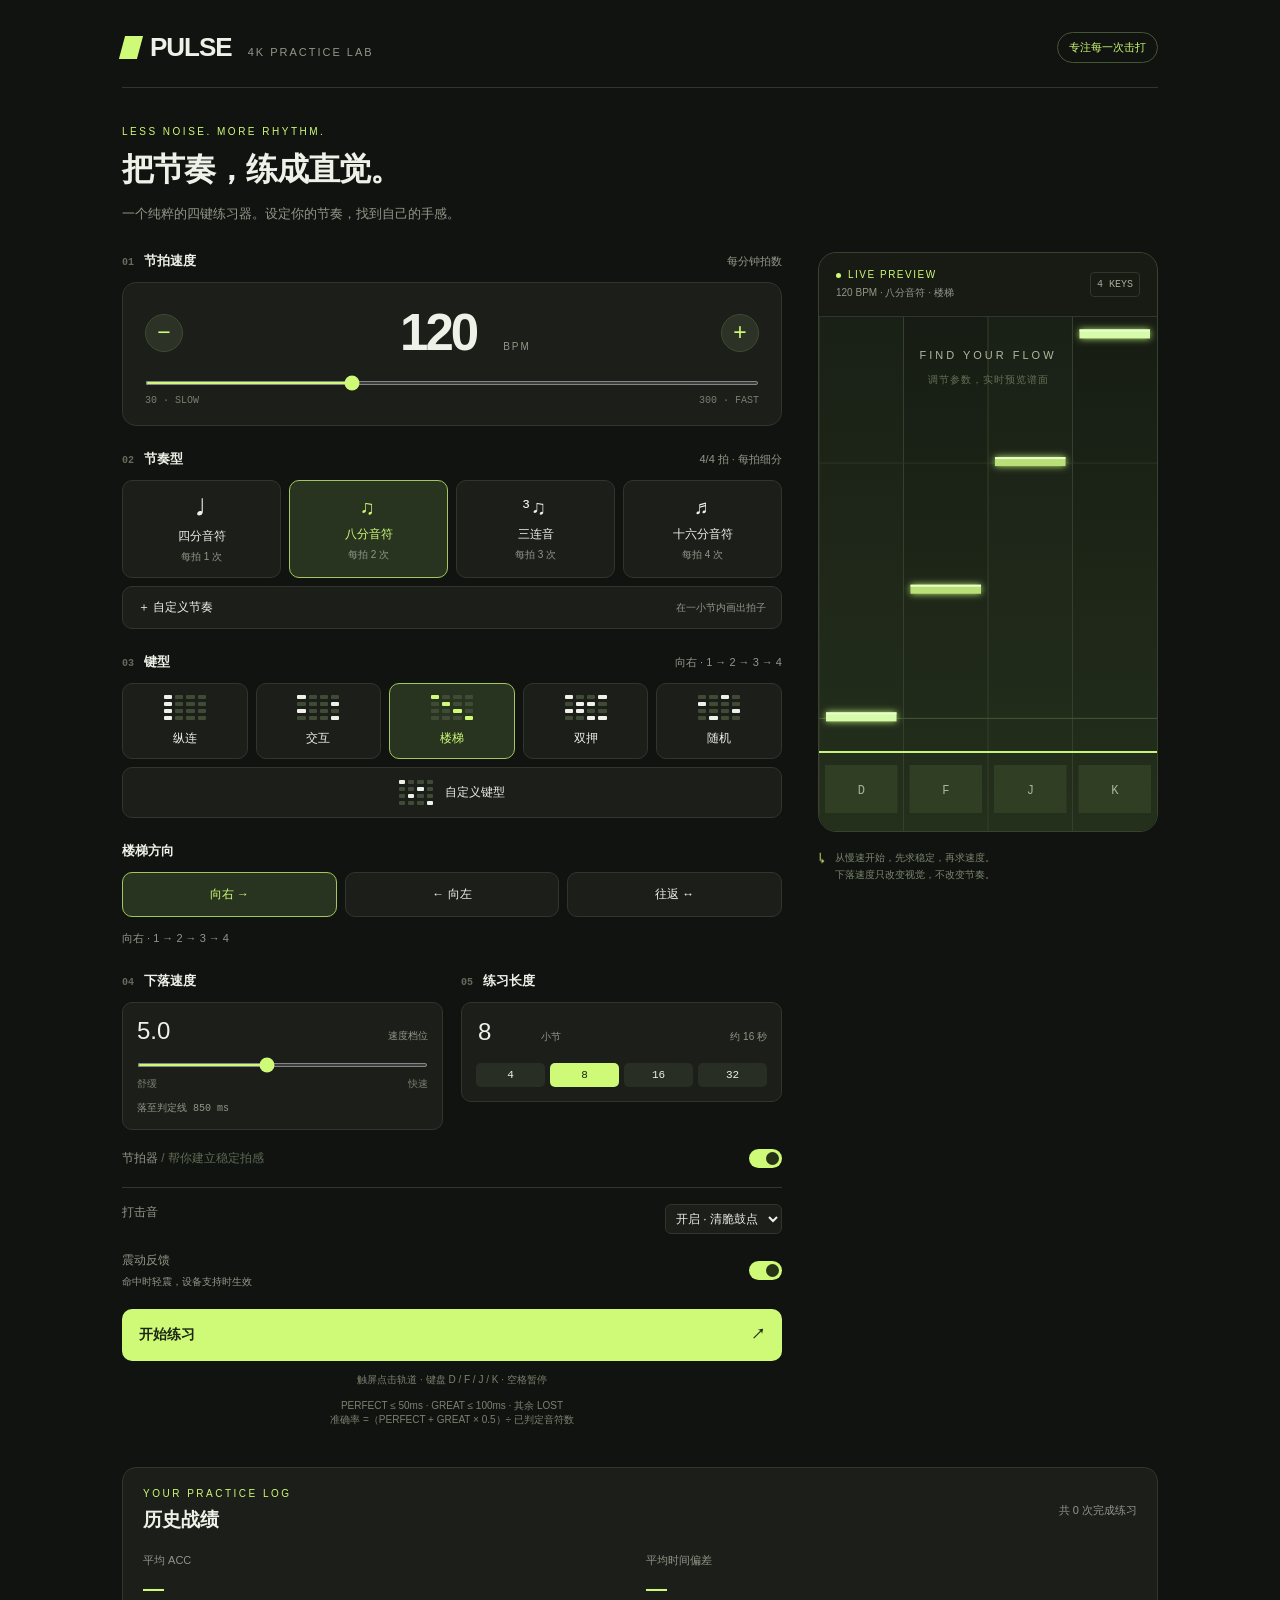
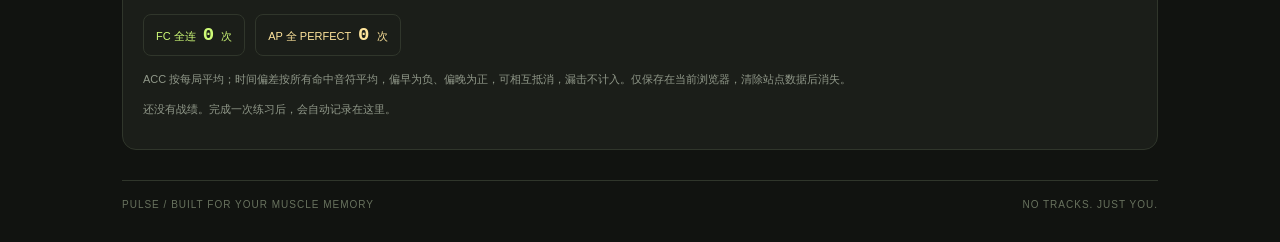
<file: index.html>
<!doctype html>
<html lang="zh-CN"><head><meta charset="UTF-8"><meta name="viewport" content="width=device-width,initial-scale=1,viewport-fit=cover"><meta name="theme-color" content="#111310"><title>PULSE · 四键节奏练习器</title><link rel="icon" type="image/svg+xml" href="./favicon.svg?v=ebc63dfec8bf"><link rel="stylesheet" href="./web.css?v=2b3e20a219d1"></head><body><main class="app"><header><div class="brand"><i></i>PULSE<span>4K PRACTICE LAB</span></div><div class="tag">专注每一次击打</div></header><section class="intro"><div class="eyebrow">LESS NOISE. MORE RHYTHM.</div><h1>把节奏，练成直觉。</h1><p>一个纯粹的四键练习器。设定你的节奏，找到自己的手感。</p></section><div class="layout"><section class="settings"><div class="section"><div class="section-label"><span><span class="num">01</span>节拍速度</span><small>每分钟拍数</small></div><div class="tempo"><div class="tempo-top"><button class="step" id="minus" aria-label="降低 BPM">−</button><div class="tempo-value"><input id="bpm" type="number" min="30" max="300" value="120" aria-label="BPM"><small>BPM</small></div><button class="step" id="plus" aria-label="提高 BPM">+</button></div><input id="bpmRange" class="range" type="range" min="30" max="300" value="120" aria-label="节拍速度"><div class="range-labels"><span>30 · SLOW</span><span>300 · FAST</span></div></div></div><div class="section"><div class="section-label"><span><span class="num">02</span>节奏型</span><small>4/4 拍 · 每拍细分</small></div><div class="choices" id="rhythms"><button class="choice" data-value="1"><span class="symbol">♩</span>四分音符<small>每拍 1 次</small></button><button class="choice active" data-value="2"><span class="symbol">♫</span>八分音符<small>每拍 2 次</small></button><button class="choice" data-value="3"><span class="symbol">³♫</span>三连音<small>每拍 3 次</small></button><button class="choice" data-value="4"><span class="symbol">♬</span>十六分音符<small>每拍 4 次</small></button><button class="choice custom-choice" data-value="custom"><span>＋ 自定义节奏</span><small>在一小节内画出拍子</small></button></div><div id="rhythmEditor" class="rhythm-editor" hidden><div class="editor-top"><strong>画出你的一小节</strong><span id="precisionSummary">4 拍 × 4 格</span></div><div class="choices" id="precisionModes" style="grid-template-columns:1fr 1fr;margin-bottom:14px"><button class="choice" data-value="4">1/16 精度<small>每拍 4 格</small></button><button class="choice" data-value="3">1/12 精度<small>每拍 3 格 · 三连音</small></button></div><div id="beatGrid" aria-label="一小节节奏编辑器"></div><div class="editor-actions"><button id="quarterFill">每拍一下</button><button id="fillRhythm">全部点亮</button><button id="clearRhythm">清空</button></div><p class="editor-note" id="rhythmStatus" aria-live="polite"></p><p class="editor-note">每行是一拍，格子把这一拍等分；① 是这一拍的起点。从上往下、从左往右播放。点击或拖动点亮／擦除；留空即休止，整小节循环。</p></div></div><div class="section"><div class="section-label"><span><span class="num">03</span>键型</span><small id="patternHint">1 → 2 → 3 → 4</small></div><div class="choices patterns" id="patterns"></div><section id="patternEditor" class="pattern-editor" hidden aria-label="自定义键型编辑器"><div class="editor-top"><strong>安排一小节的轨道</strong><span id="patternEditorSummary"></span></div><p class="editor-note">从上往下是所选节奏中的每个音符，点击选择一条轨道；这一小节会循环播放。① 是每拍起点。</p><div id="patternShortcuts" class="editor-actions"><button type="button" data-fill="jack">全部第 1 轨</button><button type="button" data-fill="stairs">向右楼梯</button><button type="button" data-fill="trill">左右交替</button></div><div class="pattern-columns" aria-hidden="true"><span>拍点</span><span>1 · D</span><span>2 · F</span><span>3 · J</span><span>4 · K</span></div><div id="patternGrid"></div><p id="patternEditorEmpty" class="editor-note" hidden>先在上方的自定义节奏中点亮拍子，再来安排轨道。</p><p class="editor-note">调整节奏时，保留相同拍点的轨道设置；未用到的拍点会记住，重新点亮后恢复。</p></section><div id="laneOptions" hidden style="margin-top:12px"><div class="choices" id="laneModes" style="grid-template-columns:1fr 1fr"><button class="choice" data-value="fixed" id="fixedLaneMode">一直单轨</button><button class="choice" data-value="bar">每个小节换轨</button></div><p class="editor-note" id="laneModeHint"></p></div></div><div id="stairsOptions" class="section" hidden><div class="section-label">楼梯方向</div><div class="choices" id="stairsDirections"><button class="choice" data-value="right">向右 →</button><button class="choice" data-value="left">← 向左</button><button class="choice" data-value="bounce">往返 ↔</button></div><p class="editor-note" id="stairsHint"></p></div><div class="double"><div><div class="section-label"><span><span class="num">04</span>下落速度</span></div><div class="control-card"><div class="control-value"><span id="speedValue">5.0</span><small>速度档位</small></div><input id="speed" class="range" type="range" min="1" max="10" step="0.5" value="5" aria-label="下落速度"><div class="range-labels"><span>舒缓</span><span>快速</span></div><div class="speed-time" id="travelTime"></div></div></div><div><div class="section-label"><span><span class="num">05</span>练习长度</span></div><div class="control-card"><div class="control-value"><span><input id="barsValue" type="number" min="1" max="128" value="8" aria-label="练习小节数" style="width:58px;background:transparent;border:0;color:inherit;font:inherit"> <small>小节</small></span><small id="duration">约 16 秒</small></div><div class="measures" id="bars"><button data-value="4">4</button><button class="active" data-value="8">8</button><button data-value="16">16</button><button data-value="32">32</button></div></div></div></div><div class="toggle-row"><span>节拍器 <span style="color:#5f6c54">/ 帮你建立稳定拍感</span></span><button id="metronome" class="switch" role="switch" aria-label="节拍器" aria-checked="true"></button></div><div class="feedback-settings"><label for="hitTone">打击音</label><select id="hitTone"><option value="bright">开启 · 清脆鼓点</option><option value="off">关闭</option></select><div class="toggle-row"><span>震动反馈<small id="hapticNote"></small></span><button id="haptics" class="switch" role="switch" aria-label="震动反馈" aria-checked="true"></button></div></div><button id="start" class="start"><span>开始练习</span><span>↗</span></button><p class="hint">触屏点击轨道 · 键盘 D / F / J / K · 空格暂停</p><p class="hint">PERFECT ≤ 50ms · GREAT ≤ 100ms · 其余 LOST<br>准确率 =（PERFECT + GREAT × 0.5）÷ 已判定音符数</p></section><aside class="preview"><div class="preview-shell"><div class="preview-head"><div><div class="live">LIVE PREVIEW</div><div class="preview-sub" id="previewSummary">120 BPM · 八分音符 · 楼梯</div></div><span class="mini-badge">4 KEYS</span></div><div class="stage"><canvas id="previewCanvas" aria-label="四轨下落谱面预览"></canvas><div class="stage-caption"><strong>FIND YOUR FLOW</strong><p>调节参数，实时预览谱面</p></div></div></div><div class="preview-foot"><span>↳</span><div>从慢速开始，先求稳定，再求速度。<br>下落速度只改变视觉，不改变节奏。</div></div></aside></div><section class="history-panel" data-history aria-label="历史战绩"></section><footer class="footer"><span>PULSE / BUILT FOR YOUR MUSCLE MEMORY</span><span>NO TRACKS. JUST YOU.</span></footer></main><dialog id="displayPicker" class="display-picker" aria-labelledby="displayTitle"><div class="eyebrow">CHOOSE YOUR SPACE</div><h2 id="displayTitle">选择练习画面</h2><p>带上当前参数，进入独立练习页。</p><div class="display-options"><button class="display-option" data-layout="mobile-landscape"><span class="device-shape wide-phone" aria-hidden="true"></span>手机横屏<small>16:9 · 横过手机，双手练习</small></button><button class="display-option" data-layout="landscape"><span class="device-shape tablet" aria-hidden="true"></span>iPad 横屏<small>4:3 · 更开阔的四轨</small></button><button class="display-option" data-layout="portrait"><span class="device-shape phone" aria-hidden="true"></span>手机竖屏<small>9:16 · 熟悉的下落手感</small></button></div><button id="cancelDisplay" class="cancel-display">继续调整参数</button></dialog><script src="./history.js?v=df2ce43fea83"></script><script src="./web.js?v=8eb07b18e4e6"></script></body></html>
</file>
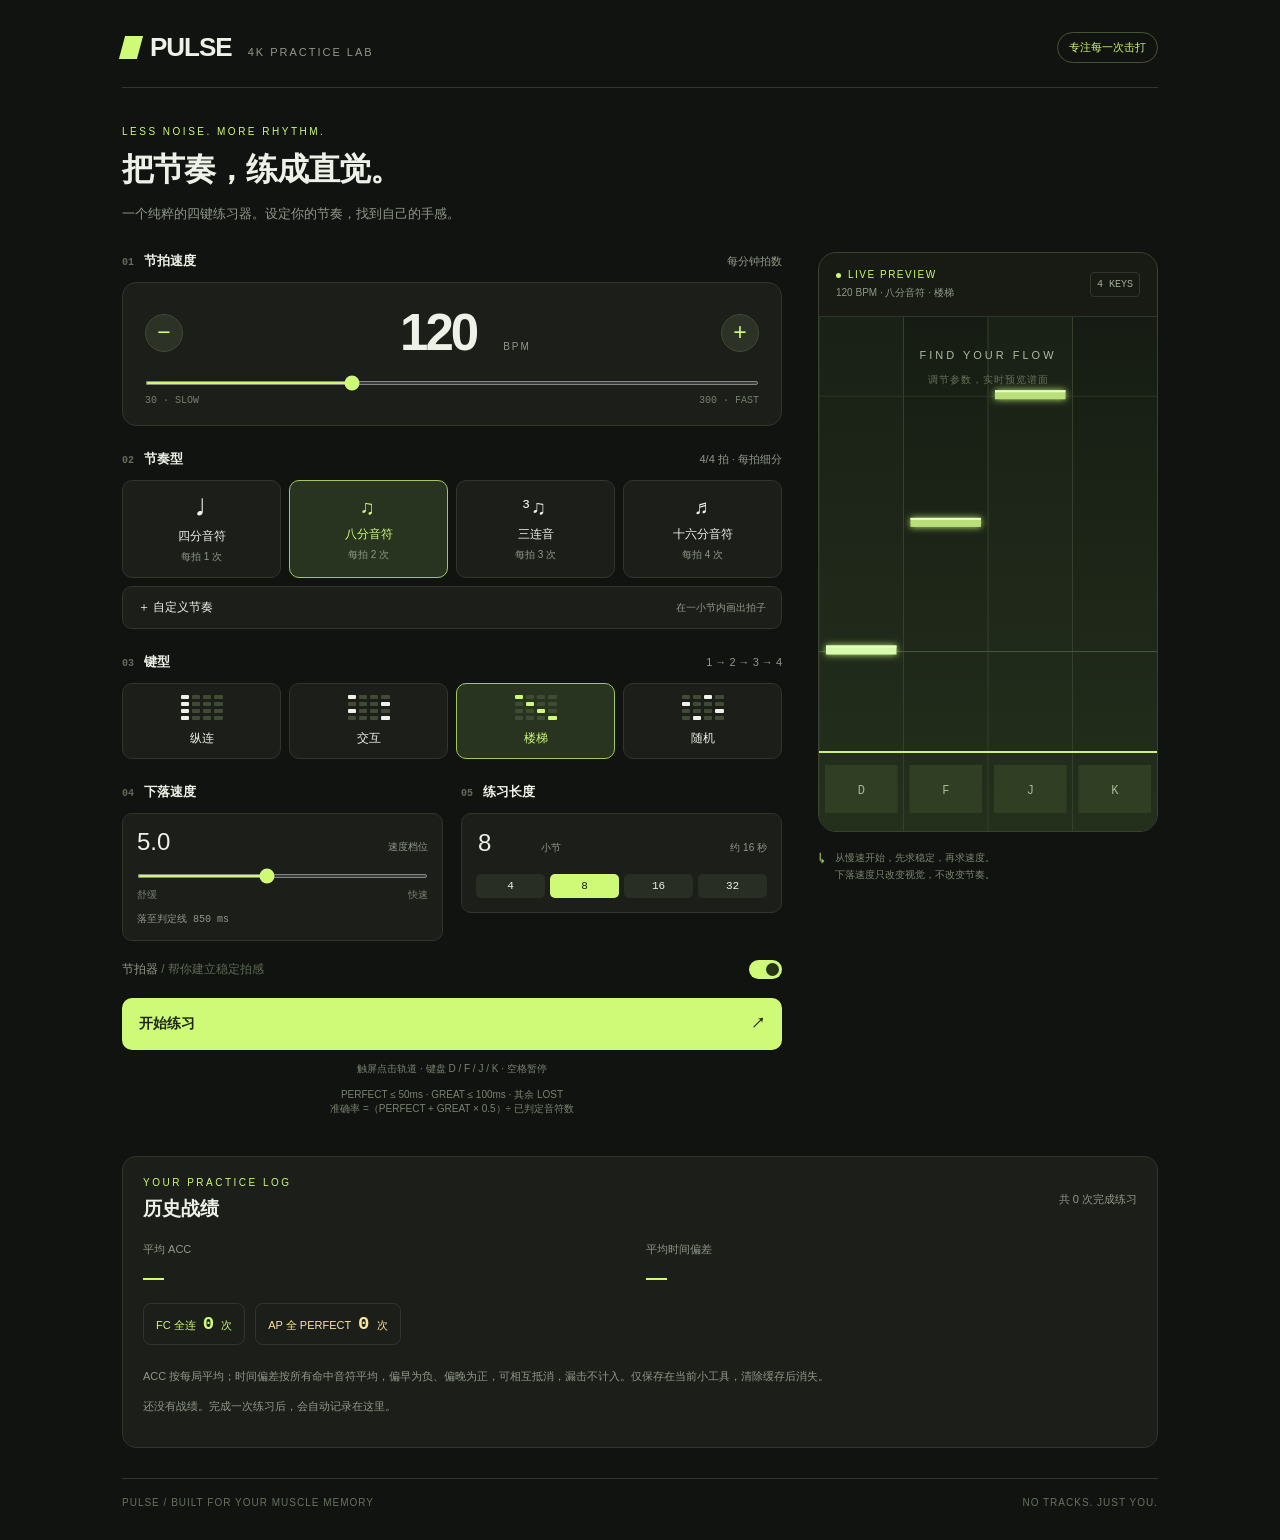
<file: xhs-dist/index.html>
<!doctype html>
<html lang="zh-CN"><head><meta charset="UTF-8"><meta name="viewport" content="width=device-width,initial-scale=1,viewport-fit=cover"><meta name="theme-color" content="#111310"><title>PULSE · 四键节奏练习器</title><link rel="stylesheet" href="./style.css"></head><body><main class="app"><header><div class="brand"><i></i>PULSE<span>4K PRACTICE LAB</span></div><div class="tag">专注每一次击打</div></header><section class="intro"><div class="eyebrow">LESS NOISE. MORE RHYTHM.</div><h1>把节奏，练成直觉。</h1><p>一个纯粹的四键练习器。设定你的节奏，找到自己的手感。</p></section><div class="layout"><section class="settings"><div class="section"><div class="section-label"><span><span class="num">01</span>节拍速度</span><small>每分钟拍数</small></div><div class="tempo"><div class="tempo-top"><button class="step" id="minus" aria-label="降低 BPM">−</button><div class="tempo-value"><input id="bpm" type="number" min="30" max="300" value="120" aria-label="BPM"><small>BPM</small></div><button class="step" id="plus" aria-label="提高 BPM">+</button></div><input id="bpmRange" class="range" type="range" min="30" max="300" value="120" aria-label="节拍速度"><div class="range-labels"><span>30 · SLOW</span><span>300 · FAST</span></div></div></div><div class="section"><div class="section-label"><span><span class="num">02</span>节奏型</span><small>4/4 拍 · 每拍细分</small></div><div class="choices" id="rhythms"><button class="choice" data-value="1"><span class="symbol">♩</span>四分音符<small>每拍 1 次</small></button><button class="choice active" data-value="2"><span class="symbol">♫</span>八分音符<small>每拍 2 次</small></button><button class="choice" data-value="3"><span class="symbol">³♫</span>三连音<small>每拍 3 次</small></button><button class="choice" data-value="4"><span class="symbol">♬</span>十六分音符<small>每拍 4 次</small></button><button class="choice custom-choice" data-value="custom"><span>＋ 自定义节奏</span><small>在一小节内画出拍子</small></button></div><div id="rhythmEditor" class="rhythm-editor" hidden><div class="editor-top"><strong>画出你的一小节</strong><span id="precisionSummary">4 拍 × 4 格</span></div><div class="choices" id="precisionModes" style="grid-template-columns:1fr 1fr;margin-bottom:14px"><button class="choice" data-value="4">1/16 精度<small>每拍 4 格</small></button><button class="choice" data-value="3">1/12 精度<small>每拍 3 格 · 三连音</small></button></div><div id="beatGrid" aria-label="一小节节奏编辑器"></div><div class="editor-actions"><button id="quarterFill">每拍一下</button><button id="fillRhythm">全部点亮</button><button id="clearRhythm">清空</button></div><p class="editor-note" id="rhythmStatus" aria-live="polite"></p><p class="editor-note">每行是一拍，格子把这一拍等分；① 是这一拍的起点。从上往下、从左往右播放。点击或拖动点亮／擦除；留空即休止，整小节循环。</p></div></div><div class="section"><div class="section-label"><span><span class="num">03</span>键型</span><small id="patternHint">1 → 2 → 3 → 4</small></div><div class="choices patterns" id="patterns"></div><div id="laneOptions" hidden style="margin-top:12px"><div class="choices" id="laneModes" style="grid-template-columns:1fr 1fr"><button class="choice" data-value="fixed" id="fixedLaneMode">一直单轨</button><button class="choice" data-value="bar">每个小节换轨</button></div><p class="editor-note" id="laneModeHint"></p></div></div><div class="double"><div><div class="section-label"><span><span class="num">04</span>下落速度</span></div><div class="control-card"><div class="control-value"><span id="speedValue">5.0</span><small>速度档位</small></div><input id="speed" class="range" type="range" min="1" max="10" step="0.5" value="5" aria-label="下落速度"><div class="range-labels"><span>舒缓</span><span>快速</span></div><div class="speed-time" id="travelTime"></div></div></div><div><div class="section-label"><span><span class="num">05</span>练习长度</span></div><div class="control-card"><div class="control-value"><span><input id="barsValue" type="number" min="1" max="128" value="8" aria-label="练习小节数" style="width:58px;background:transparent;border:0;color:inherit;font:inherit"> <small>小节</small></span><small id="duration">约 16 秒</small></div><div class="measures" id="bars"><button data-value="4">4</button><button class="active" data-value="8">8</button><button data-value="16">16</button><button data-value="32">32</button></div></div></div></div><div class="toggle-row"><span>节拍器 <span style="color:#5f6c54">/ 帮你建立稳定拍感</span></span><button id="metronome" class="switch" role="switch" aria-label="节拍器" aria-checked="true"></button></div><button id="start" class="start"><span>开始练习</span><span>↗</span></button><p class="hint">触屏点击轨道 · 键盘 D / F / J / K · 空格暂停</p><p class="hint">PERFECT ≤ 50ms · GREAT ≤ 100ms · 其余 LOST<br>准确率 =（PERFECT + GREAT × 0.5）÷ 已判定音符数</p></section><aside class="preview"><div class="preview-shell"><div class="preview-head"><div><div class="live">LIVE PREVIEW</div><div class="preview-sub" id="previewSummary">120 BPM · 八分音符 · 楼梯</div></div><span class="mini-badge">4 KEYS</span></div><div class="stage"><canvas id="previewCanvas" aria-label="四轨下落谱面预览"></canvas><div class="stage-caption"><strong>FIND YOUR FLOW</strong><p>调节参数，实时预览谱面</p></div></div></div><div class="preview-foot"><span>↳</span><div>从慢速开始，先求稳定，再求速度。<br>下落速度只改变视觉，不改变节奏。</div></div></aside></div><section class="history-panel" data-history aria-label="历史战绩"></section><footer class="footer"><span>PULSE / BUILT FOR YOUR MUSCLE MEMORY</span><span>NO TRACKS. JUST YOU.</span></footer></main><section class="game" id="game"><div class="gamebar"><span class="brand">PULSE</span><span id="gameInfo" style="font-size:11px;color:var(--muted)"></span><button id="pause">暂停 Ⅱ</button></div><div class="stats"><div><small>ACCURACY</small><span id="accuracy">100.0%</span></div><div><small>COMBO</small><span id="combo">0</span></div><div><small>BAR</small><span id="barNow">1 / 8</span></div></div><p id="audioStatus" class="hint" hidden></p><div class="progress"><div id="progress"></div></div><div class="stage" id="playStage"><canvas id="gameCanvas" aria-label="练习轨道，依次对应 D F J K"></canvas><div class="judgment" id="judgment"></div></div><div class="overlay" id="overlay" hidden><div id="overlayContent" class="overlayContent"></div></div></section><script src="./app.js"></script></body></html>
</file>
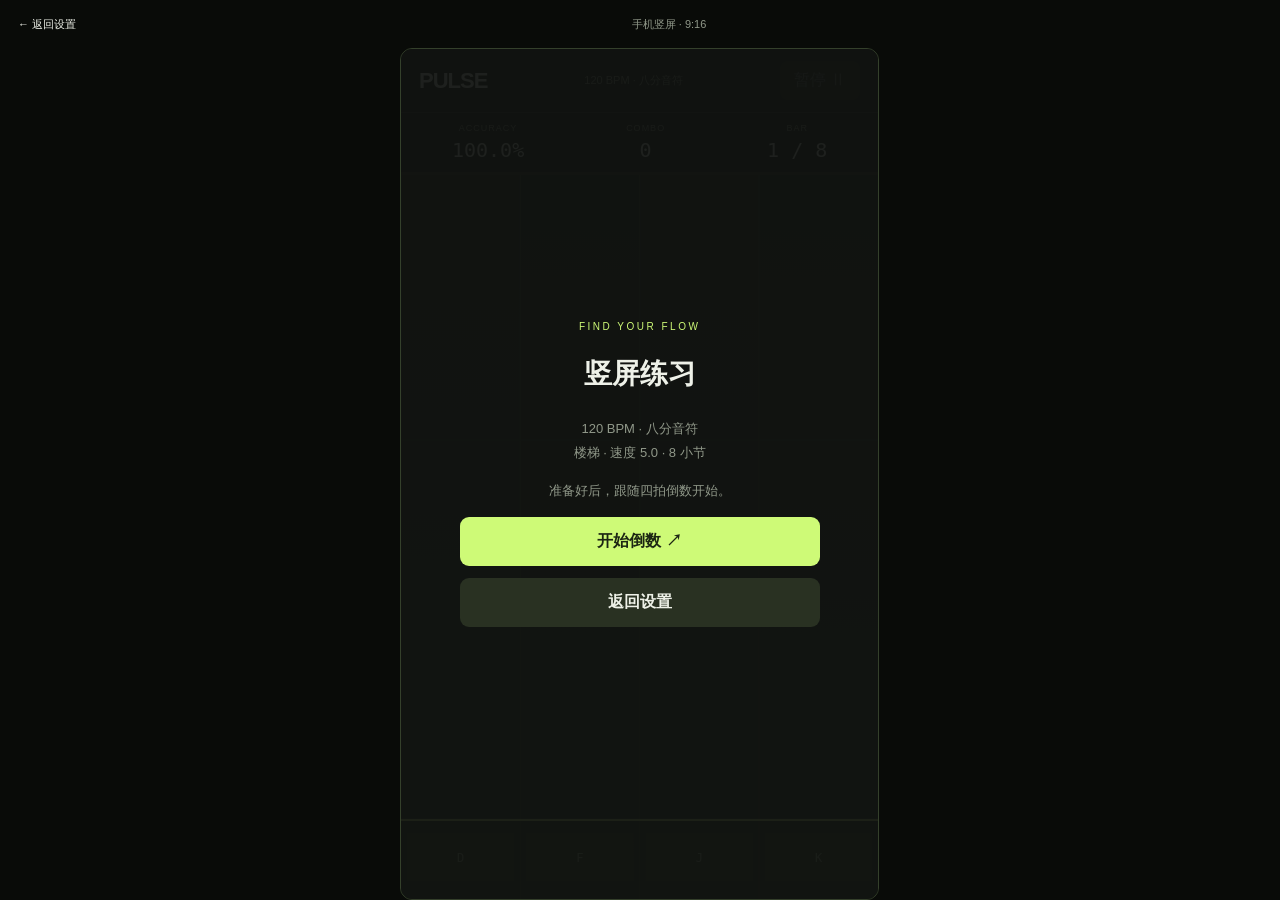
<file: play.html>
<!doctype html>
<html lang="zh-CN"><head><meta charset="UTF-8"><meta name="viewport" content="width=device-width,initial-scale=1,viewport-fit=cover"><meta name="theme-color" content="#111310"><title>练习 · PULSE</title><link rel="icon" type="image/svg+xml" href="./favicon.svg?v=ebc63dfec8bf"><link rel="stylesheet" href="./web.css?v=2b3e20a219d1"></head><body class="play-page"><nav class="play-navigation" aria-label="练习导航"><a href="./index.html">← 返回设置</a><span id="layoutLabel"></span><span id="rotateHint"></span></nav><section id="rotationGate" class="rotation-gate" hidden><span class="device-shape wide-phone" aria-hidden="true"></span><h2>请把手机横过来</h2><p>16:9 横屏练习，双手更自在。<br>转回竖屏时会自动暂停。</p><a href="./index.html">返回设置</a></section><main class="play-viewport" id="playViewport"><section class="game" id="game"><div class="gamebar"><span class="brand">PULSE</span><span id="gameInfo" style="font-size:11px;color:var(--muted)"></span><button id="pause">暂停 Ⅱ</button></div><div class="stats"><div><small>ACCURACY</small><span id="accuracy">100.0%</span></div><div><small>COMBO</small><span id="combo">0</span></div><div><small>BAR</small><span id="barNow">1 / 8</span></div></div><div class="progress"><div id="progress"></div></div><div class="stage" id="playStage"><canvas id="gameCanvas" aria-label="练习轨道，依次对应 D F J K"></canvas><div class="judgment" id="judgment"></div></div><div class="overlay" id="overlay" hidden><div id="overlayContent" class="overlayContent"></div></div></section></main><script src="./history.js?v=df2ce43fea83"></script><script src="./celebration.js?v=3eaf746ebabf"></script><script src="./web.js?v=8eb07b18e4e6"></script></body></html>
</file>
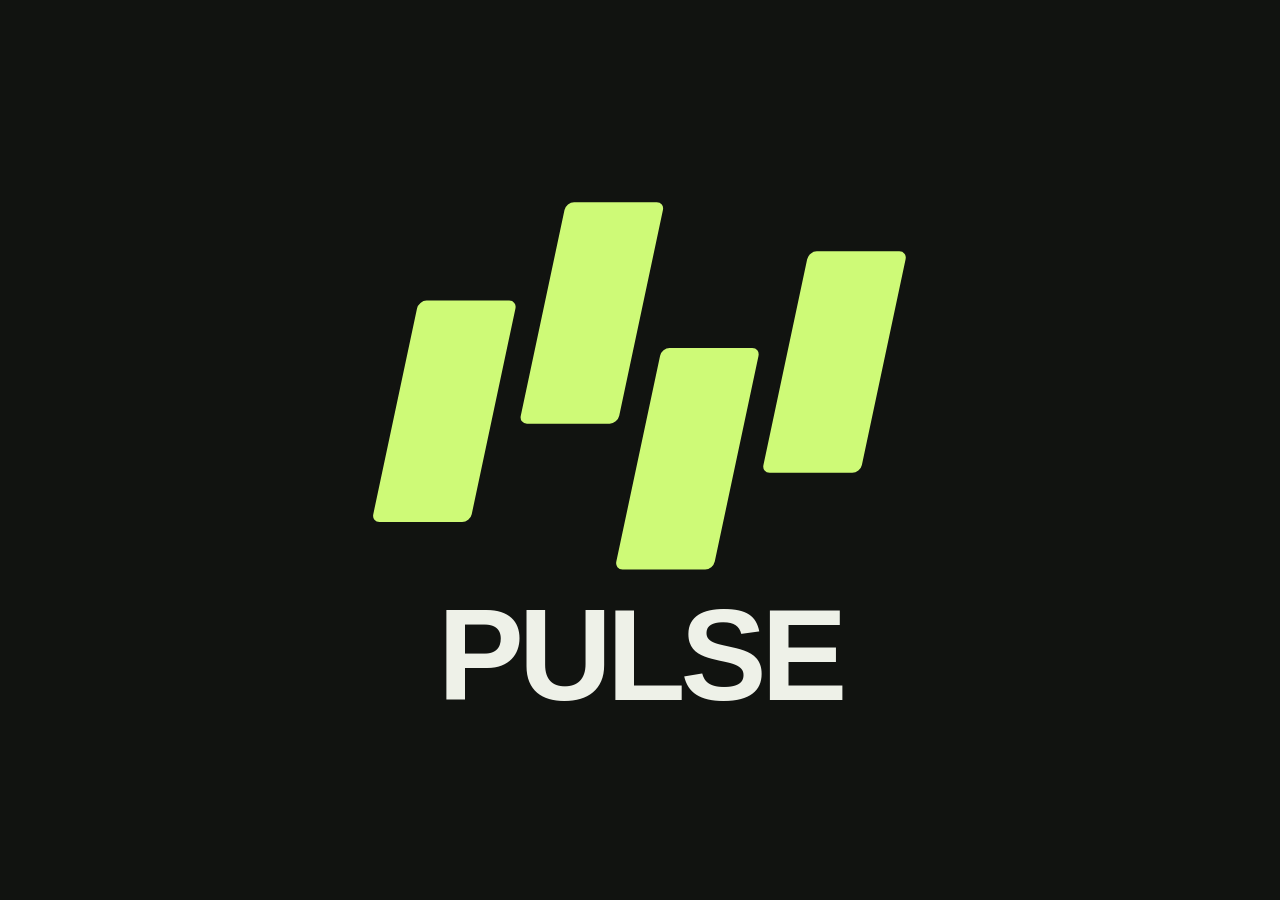
<file: branding/logo.html>
<!doctype html><html lang="zh-CN"><head><meta charset="UTF-8"><meta name="viewport" content="width=device-width,initial-scale=1"><title>PULSE Logo</title><style>*{box-sizing:border-box}html,body{margin:0;width:100%;height:100%;overflow:hidden;background:#111310}svg{display:block;width:100%;height:100%;object-fit:contain}</style></head><body><svg xmlns="http://www.w3.org/2000/svg" viewBox="0 0 1024 1024" role="img" aria-label="PULSE 四键节奏练习器标志"><rect width="1024" height="1024" fill="#111310"/><g transform="translate(284 230) skewX(-12)" fill="#cefa77"><rect x="0" y="112" width="112" height="252" rx="9"/><rect x="144" y="0" width="112" height="252" rx="9"/><rect x="288" y="166" width="112" height="252" rx="9"/><rect x="432" y="56" width="112" height="252" rx="9"/></g><text x="512" y="796" text-anchor="middle" fill="#eef1e8" font-family="Arial,Helvetica,sans-serif" font-size="147" font-weight="900" letter-spacing="-6">PULSE</text></svg></body></html>
</file>
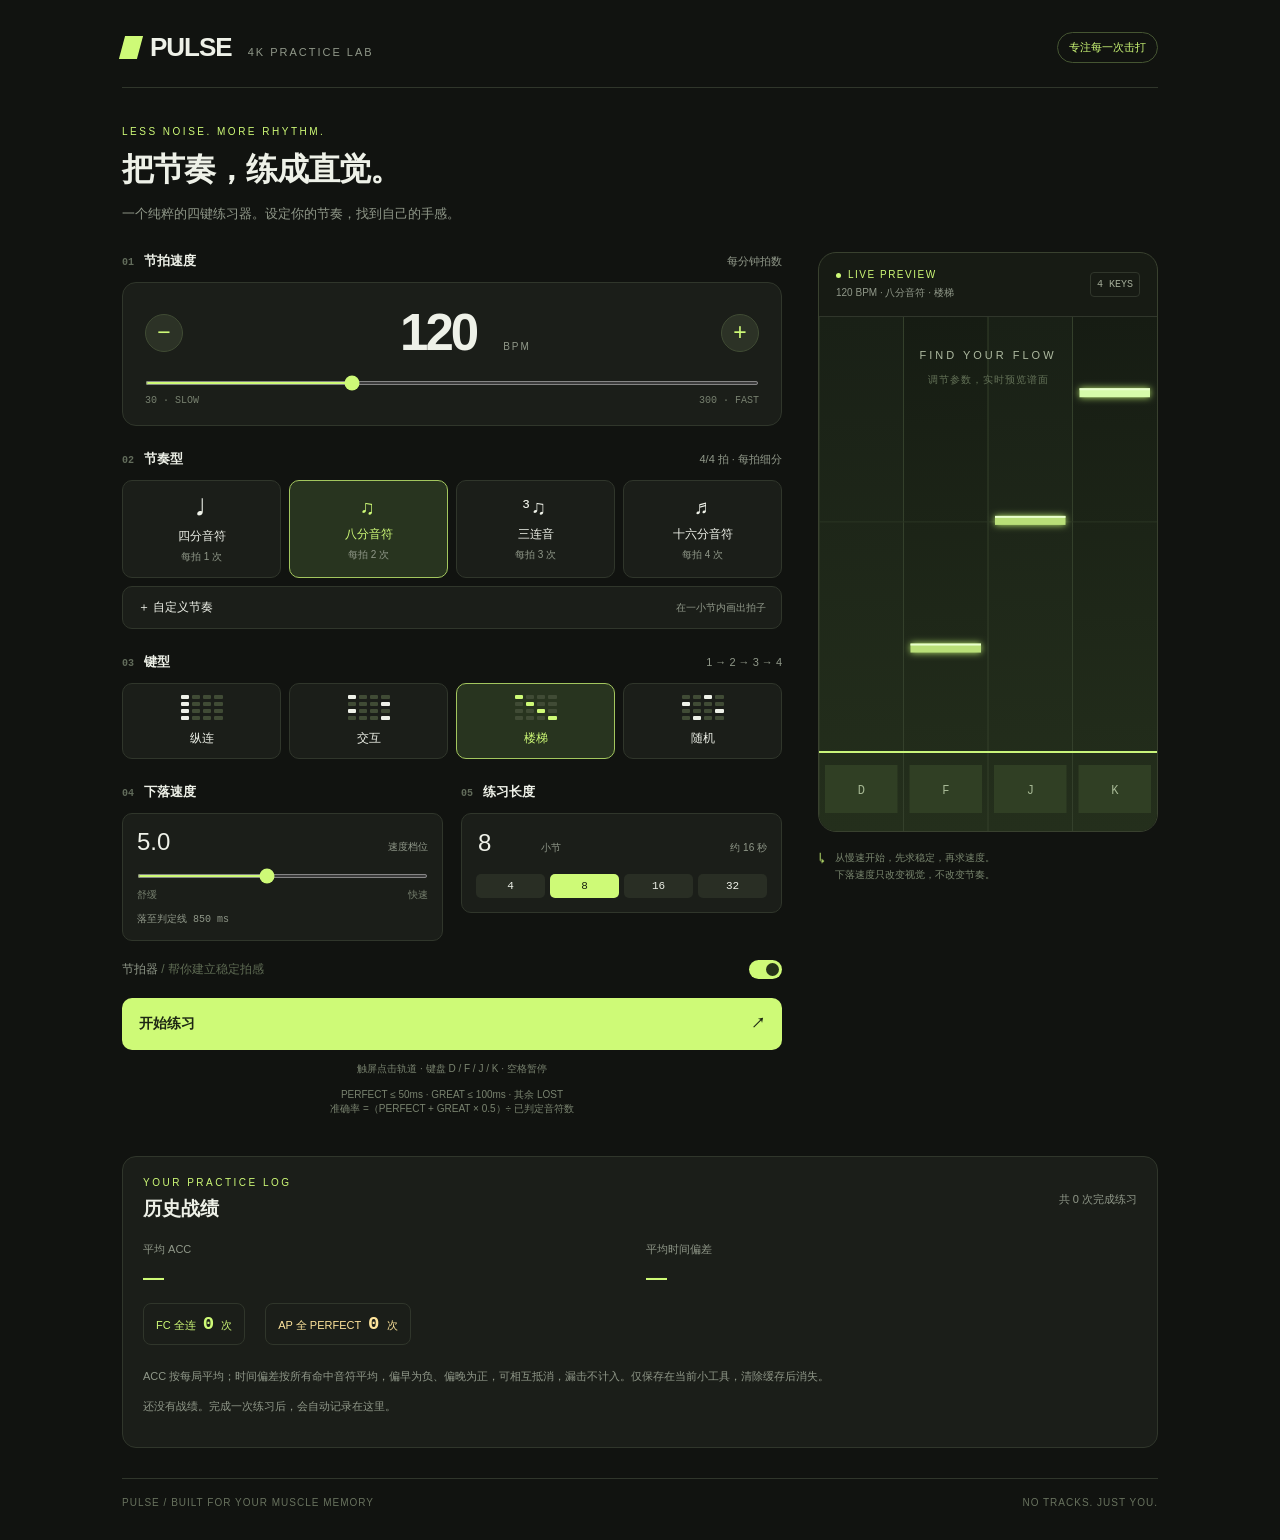
<file: scripts/xhs-source.html>
<!doctype html>
<html lang="zh-CN"><head><meta charset="UTF-8"><meta name="viewport" content="width=device-width,initial-scale=1,viewport-fit=cover"><meta name="theme-color" content="#111310"><title>PULSE · 四键节奏练习器</title><style>
:root{--bg:#111310;--card:#1b1e19;--line:#30362b;--lime:#cefa77;--muted:#909889;--text:#eef1e8}*{box-sizing:border-box}body{margin:0;background:var(--bg);color:var(--text);font-family:Inter,-apple-system,BlinkMacSystemFont,'Segoe UI',sans-serif}button,input{font:inherit}button{cursor:pointer;color:inherit;border:0}button:focus-visible,input:focus-visible{outline:2px solid var(--lime);outline-offset:4px}button:disabled{opacity:.4;cursor:default}.app{max-width:1120px;margin:auto;padding:32px 42px}header{display:flex;align-items:center;justify-content:space-between;border-bottom:1px solid var(--line);padding-bottom:24px}.brand{font-weight:850;font-size:26px;letter-spacing:-1px}.brand i{display:inline-block;width:18px;height:23px;background:var(--lime);transform:skew(-15deg);margin-right:10px;vertical-align:-3px}.brand span{font-size:11px;letter-spacing:2px;font-weight:500;color:var(--muted);margin-left:16px}.tag{font-size:11px;color:var(--lime);border:1px solid #455532;padding:7px 11px;border-radius:30px}.intro{margin:38px 0 27px}.eyebrow{color:var(--lime);font-size:10px;letter-spacing:2.5px}.intro h1{font-size:32px;letter-spacing:-1px;margin:11px 0}.intro p{font-size:13px;color:var(--muted);line-height:1.7;margin:0}.layout{display:grid;grid-template-columns:1fr 340px;gap:36px}.section{margin-bottom:24px}.section-label{display:flex;justify-content:space-between;align-items:center;margin-bottom:12px;font-size:13px;font-weight:650}.section-label small{color:var(--muted);font-size:11px;font-weight:400}.num{color:#626c5b;font-size:10px;margin-right:10px;font-family:monospace}.tempo{border:1px solid var(--line);border-radius:14px;padding:19px 22px;background:var(--card)}.tempo-top{display:flex;align-items:center;justify-content:space-between}.step{width:38px;height:38px;background:#2c3226;border:1px solid #404b34;border-radius:50%;font-size:23px;color:var(--lime)}.tempo-value{text-align:center}.tempo-value input{background:none;border:0;color:var(--text);width:130px;text-align:center;font-size:51px;letter-spacing:-3px;font-weight:600;appearance:textfield;-moz-appearance:textfield}.tempo-value input::-webkit-inner-spin-button{appearance:none}.tempo-value small{color:var(--muted);font-size:10px;letter-spacing:2px}.range{width:100%;accent-color:var(--lime);height:4px;margin:18px 0 10px}.range-labels{display:flex;justify-content:space-between;color:#77806f;font:10px monospace}.choices{display:grid;grid-template-columns:repeat(4,1fr);gap:8px}.choice{background:var(--card);border:1px solid var(--line);border-radius:10px;padding:13px 4px;font-size:12px}.choice.active{background:#28341f;border-color:#a3c65e;color:var(--lime)}.choice .symbol{display:block;font-size:20px;letter-spacing:2px;margin-bottom:7px}.choice small{display:block;color:var(--muted);font-size:10px;margin-top:5px}.patterns .choice{padding:11px 5px}.glyph{display:grid;grid-template-columns:repeat(4,1fr);gap:3px;width:42px;margin:0 auto 10px}.glyph b{height:4px;border-radius:1px;background:#404b35}.glyph b.on{background:currentColor}.double{display:grid;grid-template-columns:1fr 1fr;gap:18px}.control-card{border:1px solid var(--line);border-radius:10px;background:var(--card);padding:14px}.control-value{display:flex;justify-content:space-between;align-items:baseline;font-size:24px}.control-value small{color:var(--muted);font-size:10px}.measures{display:flex;gap:5px;margin-top:16px}.measures button{flex:1;border-radius:5px;padding:6px 0;background:#292e24;font:11px monospace}.measures button.active{background:var(--lime);color:#18220f}.toggle-row{display:flex;align-items:center;justify-content:space-between;color:var(--muted);font-size:12px;margin:19px 0}.switch{width:33px;height:19px;border-radius:20px;background:#454c3e;padding:3px}.switch:after{content:'';display:block;width:13px;height:13px;border-radius:50%;background:#bec6b4;transition:transform .2s}.switch[aria-checked=true]{background:var(--lime)}.switch[aria-checked=true]:after{background:#263319;transform:translateX(14px)}.start{width:100%;border-radius:10px;padding:17px;background:var(--lime);color:#1c2613;font-weight:750;font-size:14px;display:flex;justify-content:space-between}.hint{text-align:center;font-size:10px;color:#79836f;margin:12px 0}.preview-shell{border:1px solid #39412f;border-radius:18px;overflow:hidden;background:#171b14;height:580px;position:relative}.preview-head{height:64px;display:flex;padding:17px;justify-content:space-between;align-items:center;border-bottom:1px solid var(--line)}.live{font-size:10px;letter-spacing:1.5px;color:var(--lime)}.live:before{content:'';display:inline-block;width:5px;height:5px;background:var(--lime);border-radius:50%;margin-right:7px}.preview-sub{font-size:10px;color:var(--muted);margin-top:6px}.mini-badge{font:10px monospace;color:#a4ad99;border:1px solid var(--line);padding:6px;border-radius:4px}.stage{position:relative;height:calc(100% - 64px);touch-action:none;user-select:none}canvas{width:100%;height:100%;display:block}.stage-caption{position:absolute;top:28px;left:0;right:0;text-align:center;pointer-events:none}.stage-caption strong{font-size:11px;letter-spacing:3px;font-weight:500;color:#aebaa0}.stage-caption p{color:#637157;font-size:10px;letter-spacing:1px}.preview-foot{display:flex;gap:10px;margin-top:17px;color:#79866e;font-size:10px;line-height:1.7}.preview-foot span{color:var(--lime);font-size:14px}.footer{display:flex;justify-content:space-between;border-top:1px solid var(--line);margin-top:30px;padding-top:18px;font-size:10px;color:#68725e;letter-spacing:1px}.game{position:fixed;inset:0;background:var(--bg);z-index:5;display:none;flex-direction:column;max-width:520px;margin:auto}.game.open{display:flex}.gamebar{display:flex;align-items:center;justify-content:space-between;padding:16px 20px;padding-top:max(16px,env(safe-area-inset-top));border-bottom:1px solid var(--line)}.gamebar button{background:#2a3123;border-radius:8px;padding:9px 14px}.stats{display:flex;justify-content:space-around;padding:14px 0}.stats div{text-align:center;font:20px monospace}.stats small{display:block;font:9px sans-serif;color:var(--muted);margin-bottom:5px;letter-spacing:1px}.game .stage{flex:1;min-height:0}.judgment{position:absolute;top:30%;width:100%;text-align:center;pointer-events:none;font-size:24px;font-weight:750;letter-spacing:2px;color:var(--lime)}.judgment small{display:block;font:11px monospace;margin-top:10px;letter-spacing:0}.progress{height:3px;background:#303727}.progress div{height:100%;background:var(--lime);width:0}.overlay{position:absolute;inset:0;background:#111310eF;z-index:10;display:flex;align-items:center;justify-content:center;text-align:center;padding:28px}.overlay[hidden]{display:none}.overlay h2{font-size:28px}.overlay .score{font-size:64px;color:var(--lime);letter-spacing:-3px}.overlay p{color:var(--muted);font-size:13px;line-height:1.9}.overlay button{display:block;width:100%;padding:14px;border-radius:9px;background:var(--lime);color:#1c2613;font-weight:700;margin-top:12px}.overlay .secondary{background:#293122;color:var(--text)}@media(max-width:720px){.app{padding:22px 20px}.brand{font-size:23px}.brand span{font-size:9px;margin-left:10px}.intro{margin:28px 0 24px}.intro h1{font-size:28px}.layout{grid-template-columns:1fr;gap:24px}.preview{grid-row:2}.preview-shell{height:330px}.section{margin-bottom:20px}.footer{font-size:8px}.double{gap:12px}.tag{font-size:9px}.hint{margin-bottom:0}}@media(prefers-reduced-motion:reduce){*{scroll-behavior:auto}}

#rhythms .custom-choice{grid-column:1/-1;display:flex;align-items:center;justify-content:space-between;padding:12px 15px}#rhythms .custom-choice small{margin:0}.rhythm-editor{margin-top:12px;border:1px solid var(--line);background:var(--card);border-radius:12px;padding:16px}.rhythm-editor[hidden]{display:none}.editor-top{display:flex;align-items:center;justify-content:space-between;gap:8px;font-size:12px;margin-bottom:14px}.editor-top span{color:var(--muted);font-size:10px}.beat-row{display:grid;grid-template-columns:38px repeat(var(--division,4),minmax(0,1fr));gap:7px;align-items:center;margin-top:8px}.beat-label{font-size:11px;color:var(--muted)}.beat-cell{height:40px;border-radius:6px;background:#282f22;border:1px solid #3c4632;color:#8d9d7d;font:12px monospace;touch-action:none;user-select:none}.beat-cell.active{background:var(--lime);border-color:var(--lime);color:#1b2910}.editor-actions{display:flex;gap:8px;margin-top:14px}.editor-actions button{padding:8px 12px;border-radius:6px;background:#303827;color:#d1dec4;font-size:11px}.editor-note{font-size:11px;color:var(--muted);line-height:1.7;margin:12px 0 0}.speed-time{font:10px monospace;color:var(--muted);margin-top:10px}
/* Shared local practice history on settings and results pages. */
.history-panel{margin-top:28px;border:1px solid var(--line);border-radius:14px;padding:20px;background:var(--card);text-align:left;min-width:0}
.history-heading{display:flex;justify-content:space-between;align-items:center;gap:12px}.history-heading h2{font-size:19px;margin:8px 0 0}.history-heading>span{color:var(--muted);font-size:11px}
.history-summary{display:grid;grid-template-columns:1fr 1fr;gap:12px;margin:20px 0 12px}.history-summary small{display:block;font-size:11px;color:var(--muted);margin-bottom:8px}.history-summary strong{font-size:21px;color:var(--lime);font-variant-numeric:tabular-nums}
.history-panel .history-note,.history-panel .history-empty{font-size:11px;color:var(--muted);line-height:1.8;margin:10px 0}.history-panel .history-warning{font-size:12px;color:#ffcb83;line-height:1.6}
.history-list{padding:0;margin:16px 0 0;list-style:none}.history-list li{border-top:1px solid var(--line);padding:14px 0}.history-row{display:flex;justify-content:space-between;gap:8px;flex-wrap:wrap;font-size:12px}.history-row time{color:var(--muted);font-size:11px}.history-row strong{color:var(--lime)}.history-secondary{margin-top:8px;color:#c1cbb5;font-size:11px}.history-list li p{font-size:10px;line-height:1.7;color:var(--muted);margin:6px 0 0;overflow-wrap:anywhere}
.history-panel .history-more{display:block;width:100%;padding:12px;background:#293122;color:var(--text);border:1px solid var(--line);border-radius:8px;font-size:12px;margin-top:8px}.history-more[hidden]{display:none}


/* Result achievements and two tiers of confetti. */
.achievement-badge{display:inline-flex;align-items:center;gap:8px;padding:10px 18px;border:1px solid;border-radius:99px;margin:18px auto 0;font-size:28px;font-weight:850;letter-spacing:1px}
.achievement-badge small{font-size:9px;letter-spacing:1.4px}.achievement-badge.fc{color:#cefa77;background:#28391e;border-color:#80ae4c;box-shadow:0 0 24px #a0d65618}.achievement-badge.ap{color:#ffe59c;background:linear-gradient(120deg,#463718,#292037);border-color:#e1bf68;box-shadow:0 0 32px #ffd15a35}
.history-awards{display:flex;flex-wrap:wrap;gap:10px;margin:14px 0}.history-award{font-size:11px;border:1px solid var(--line);border-radius:8px;padding:9px 12px}.history-award strong{font:700 19px monospace;margin:0 4px}.history-award.fc,.history-badge.fc{color:#cefa77}.history-award.ap,.history-badge.ap{color:#ffe59c}.history-badge{display:inline-block;border:1px solid currentColor;border-radius:4px;padding:2px 5px;font-size:10px;vertical-align:1px}
.celebration{position:absolute;inset:0;overflow:hidden;pointer-events:none;z-index:20}.confetti{position:absolute;top:-20px;opacity:0;border-radius:2px;animation:confetti-fall var(--duration) var(--delay) ease-in both;will-change:transform,opacity}.confetti.star{clip-path:polygon(50% 0,62% 37%,100% 50%,62% 63%,50% 100%,38% 63%,0 50%,38% 37%)}
.celebration-halo{position:absolute;inset:0;background:radial-gradient(ellipse at 50% 25%,#cefa7730,transparent 65%);animation:celebration-glow 1.4s ease-out both}.ap .celebration-halo{background:radial-gradient(ellipse at 50% 25%,#ffdb6755,transparent 70%);animation-duration:2.4s}
@keyframes confetti-fall{0%{opacity:0;transform:translate3d(0,-15px,0) rotate(0)}10%{opacity:1}78%{opacity:1}100%{opacity:0;transform:translate3d(var(--drift),var(--fall),0) rotate(var(--spin))}}
@keyframes celebration-glow{0%{opacity:0}20%{opacity:1}100%{opacity:0}}
@media(prefers-reduced-motion:reduce){.celebration{display:none}.confetti,.celebration-halo{animation:none}}


/* Portrait container and Chrome 61 spacing/scroll fallbacks. */
.overlay{overflow-y:auto;-webkit-overflow-scrolling:touch}.overlayContent{width:100%;max-width:380px;margin:auto;min-width:0}
.overlay.has-result{align-items:flex-start}.overlay.has-result .history-panel{padding:14px}.overlay.has-result .history-heading h2{font-size:18px}.overlay.has-result .history-summary strong{font-size:18px}
.game{overflow:hidden}.history-heading>*+*,.history-row>*+*{margin-left:8px}.history-awards{margin-right:-10px}.history-award{margin-right:10px;margin-bottom:8px}.achievement-badge>*+*{margin-left:8px}
@media(max-width:360px){.overlay{padding:16px}.overlay h2{font-size:24px}.achievement-badge{font-size:24px;padding:8px 12px}.achievement-badge small{font-size:8px}.history-summary strong{font-size:17px}.history-panel{padding:14px}}
</style></head><body><main class="app"><header><div class="brand"><i></i>PULSE<span>4K PRACTICE LAB</span></div><div class="tag">专注每一次击打</div></header><section class="intro"><div class="eyebrow">LESS NOISE. MORE RHYTHM.</div><h1>把节奏，练成直觉。</h1><p>一个纯粹的四键练习器。设定你的节奏，找到自己的手感。</p></section><div class="layout"><section class="settings"><div class="section"><div class="section-label"><span><span class="num">01</span>节拍速度</span><small>每分钟拍数</small></div><div class="tempo"><div class="tempo-top"><button class="step" id="minus" aria-label="降低 BPM">−</button><div class="tempo-value"><input id="bpm" type="number" min="30" max="300" value="120" aria-label="BPM"><small>BPM</small></div><button class="step" id="plus" aria-label="提高 BPM">+</button></div><input id="bpmRange" class="range" type="range" min="30" max="300" value="120" aria-label="节拍速度"><div class="range-labels"><span>30 · SLOW</span><span>300 · FAST</span></div></div></div><div class="section"><div class="section-label"><span><span class="num">02</span>节奏型</span><small>4/4 拍 · 每拍细分</small></div><div class="choices" id="rhythms"><button class="choice" data-value="1"><span class="symbol">♩</span>四分音符<small>每拍 1 次</small></button><button class="choice active" data-value="2"><span class="symbol">♫</span>八分音符<small>每拍 2 次</small></button><button class="choice" data-value="3"><span class="symbol">³♫</span>三连音<small>每拍 3 次</small></button><button class="choice" data-value="4"><span class="symbol">♬</span>十六分音符<small>每拍 4 次</small></button><button class="choice custom-choice" data-value="custom"><span>＋ 自定义节奏</span><small>在一小节内画出拍子</small></button></div><div id="rhythmEditor" class="rhythm-editor" hidden><div class="editor-top"><strong>画出你的一小节</strong><span id="precisionSummary">4 拍 × 4 格</span></div><div class="choices" id="precisionModes" style="grid-template-columns:1fr 1fr;margin-bottom:14px"><button class="choice" data-value="4">1/16 精度<small>每拍 4 格</small></button><button class="choice" data-value="3">1/12 精度<small>每拍 3 格 · 三连音</small></button></div><div id="beatGrid" aria-label="一小节节奏编辑器"></div><div class="editor-actions"><button id="quarterFill">每拍一下</button><button id="fillRhythm">全部点亮</button><button id="clearRhythm">清空</button></div><p class="editor-note" id="rhythmStatus" aria-live="polite"></p><p class="editor-note">每行是一拍，格子把这一拍等分；① 是这一拍的起点。从上往下、从左往右播放。点击或拖动点亮／擦除；留空即休止，整小节循环。</p></div></div><div class="section"><div class="section-label"><span><span class="num">03</span>键型</span><small id="patternHint">1 → 2 → 3 → 4</small></div><div class="choices patterns" id="patterns"></div><div id="laneOptions" hidden style="margin-top:12px"><div class="choices" id="laneModes" style="grid-template-columns:1fr 1fr"><button class="choice" data-value="fixed" id="fixedLaneMode">一直单轨</button><button class="choice" data-value="bar">每个小节换轨</button></div><p class="editor-note" id="laneModeHint"></p></div></div><div class="double"><div><div class="section-label"><span><span class="num">04</span>下落速度</span></div><div class="control-card"><div class="control-value"><span id="speedValue">5.0</span><small>速度档位</small></div><input id="speed" class="range" type="range" min="1" max="10" step="0.5" value="5" aria-label="下落速度"><div class="range-labels"><span>舒缓</span><span>快速</span></div><div class="speed-time" id="travelTime"></div></div></div><div><div class="section-label"><span><span class="num">05</span>练习长度</span></div><div class="control-card"><div class="control-value"><span><input id="barsValue" type="number" min="1" max="128" value="8" aria-label="练习小节数" style="width:58px;background:transparent;border:0;color:inherit;font:inherit"> <small>小节</small></span><small id="duration">约 16 秒</small></div><div class="measures" id="bars"><button data-value="4">4</button><button class="active" data-value="8">8</button><button data-value="16">16</button><button data-value="32">32</button></div></div></div></div><div class="toggle-row"><span>节拍器 <span style="color:#5f6c54">/ 帮你建立稳定拍感</span></span><button id="metronome" class="switch" role="switch" aria-label="节拍器" aria-checked="true"></button></div><button id="start" class="start"><span>开始练习</span><span>↗</span></button><p class="hint">触屏点击轨道 · 键盘 D / F / J / K · 空格暂停</p><p class="hint">PERFECT ≤ 50ms · GREAT ≤ 100ms · 其余 LOST<br>准确率 =（PERFECT + GREAT × 0.5）÷ 已判定音符数</p></section><aside class="preview"><div class="preview-shell"><div class="preview-head"><div><div class="live">LIVE PREVIEW</div><div class="preview-sub" id="previewSummary">120 BPM · 八分音符 · 楼梯</div></div><span class="mini-badge">4 KEYS</span></div><div class="stage"><canvas id="previewCanvas" aria-label="四轨下落谱面预览"></canvas><div class="stage-caption"><strong>FIND YOUR FLOW</strong><p>调节参数，实时预览谱面</p></div></div></div><div class="preview-foot"><span>↳</span><div>从慢速开始，先求稳定，再求速度。<br>下落速度只改变视觉，不改变节奏。</div></div></aside></div><section class="history-panel" data-history aria-label="历史战绩"></section><footer class="footer"><span>PULSE / BUILT FOR YOUR MUSCLE MEMORY</span><span>NO TRACKS. JUST YOU.</span></footer></main><section class="game" id="game"><div class="gamebar"><span class="brand">PULSE</span><span id="gameInfo" style="font-size:11px;color:var(--muted)"></span><button id="pause">暂停 Ⅱ</button></div><div class="stats"><div><small>ACCURACY</small><span id="accuracy">100.0%</span></div><div><small>COMBO</small><span id="combo">0</span></div><div><small>BAR</small><span id="barNow">1 / 8</span></div></div><div class="progress"><div id="progress"></div></div><div class="stage" id="playStage"><canvas id="gameCanvas" aria-label="练习轨道，依次对应 D F J K"></canvas><div class="judgment" id="judgment"></div></div><div class="overlay" id="overlay" hidden><div id="overlayContent" class="overlayContent"></div></div></section><script>
/* Local history for the portrait-only Xiaohongshu tool. */
const PulseHistory = (() => {
  const KEY = 'pulse-xhs-history-v1';
  let pending = [];
  let warning = '';
  const valid = r => r && typeof r.id === 'string' && Number.isFinite(r.at) &&
    Number.isFinite(r.acc) && r.acc >= 0 && r.acc <= 100 &&
    Number.isInteger(r.hits) && r.hits >= 0 && Number.isFinite(r.offsetSum) &&
    Math.abs(r.offsetSum) <= r.hits * 100 + .001 &&
    r.settings && typeof r.settings === 'object';

  function read() {
    let records = [];
    try {
      const raw = localStorage.getItem(KEY);
      const parsed = raw ? JSON.parse(raw) : [];
      if (!Array.isArray(parsed)) throw new Error('Invalid history');
      records = parsed.filter(valid);
      if (records.length !== parsed.length) warning = '部分历史记录无法读取，已显示其余有效记录。';
    } catch {
      warning = '无法读取本地历史；当前页的新成绩仍可查看。';
    }
    const merged = new Map(records.map(r => [r.id, r]));
    pending.forEach(r => merged.set(r.id, r));
    return [...merged.values()].sort((a, b) => b.at - a.at);
  }

  function save(result, settings, layout) {
    const record = {
      id: Date.now() + '-' + Math.random().toString(36).slice(2),
      at: Date.now(), acc: result.points / result.notes.length * 100,
      hits: result.offsets.length, offsetSum: result.offsets.reduce((sum, n) => sum + n, 0),
      perfect: result.perfect, great: result.great, lost: result.lost, max: result.max,
      settings: JSON.parse(JSON.stringify(settings)), layout
    };
    pending.push(record);
    const records = read();
    try {
      localStorage.setItem(KEY, JSON.stringify(records));
      pending = [];
      warning = '';
    } catch {
      warning = '本次成绩未能保存到浏览器（空间不足或存储不可用），离开当前页后可能丢失。';
    }
    return record;
  }

  // Derive awards from judgments so existing history gets badges too.
  // AP is exclusive of FC, and rounded ACC never determines an award.
  function achievement(result) {
    const {perfect, great, lost} = result;
    if (![perfect, great, lost].every(n => Number.isInteger(n) && n >= 0)) return null;
    const total = perfect + great + lost;
    if (!total || lost || (result.notes && total !== result.notes.length)) return null;
    return great === 0 ? 'ap' : 'fc';
  }
  function summarize(records) {
    const hits = records.reduce((sum, r) => sum + r.hits, 0);
    return {
      count: records.length,
      fc: records.filter(r => achievement(r) === 'fc').length,
      ap: records.filter(r => achievement(r) === 'ap').length,
      acc: records.length ? records.reduce((sum, r) => sum + r.acc, 0) / records.length : null,
      offset: hits ? records.reduce((sum, r) => sum + r.offsetSum, 0) / hits : null
    };
  }
  function timing(value) {
    if (value === null) return '—';
    if (Math.abs(value) < .05) return '准时 0.0 ms';
    return `${value < 0 ? '偏早' : '偏晚'} ${Math.abs(value).toFixed(1)} ms`;
  }
  const escape = value => String(value).replace(/[&<>"']/g, c => ({'&':'&amp;','<':'&lt;','>':'&gt;','"':'&quot;',"'":'&#39;'}[c]));
  function description(r) {
    const s = r.settings;
    const rhythm = {1:'四分',2:'八分',3:'三连音',4:'十六分',custom:'自定义'}[s.sub] || '节奏';
    const pattern = {jack:'纵连',trill:'交互',stairs:'楼梯',random:'随机'}[s.pattern] || '键型';
    const laneMode = s.pattern === 'jack' || s.pattern === 'trill' ? (s[s.pattern+'Mode'] === 'fixed' ? ' · 固定轨道' : ' · 每小节换轨') : '';
    return `${s.bpm} BPM · ${rhythm} · ${pattern}${laneMode} · 速度 ${s.speed} · ${s.bars} 小节 · 竖屏`;
  }
  function render(root) {
    if (!root) return;
    const records = read(), summary = summarize(records);
    root.innerHTML = `<div class="history-heading"><div><div class="eyebrow">YOUR PRACTICE LOG</div><h2>历史战绩</h2></div><span>共 ${summary.count} 次完成练习</span></div>
      <div class="history-summary"><div><small>平均 ACC</small><strong>${summary.acc === null ? '—' : summary.acc.toFixed(1)+'%'}</strong></div><div><small>平均时间偏差</small><strong>${timing(summary.offset)}</strong></div></div>
      <div class="history-awards"><span class="history-award fc">FC 全连 <strong>${summary.fc}</strong> 次</span><span class="history-award ap">AP 全 PERFECT <strong>${summary.ap}</strong> 次</span></div>
      ${root.hasAttribute('data-history-compact') ? '' : '<p class="history-note">ACC 按每局平均；时间偏差按所有命中音符平均，偏早为负、偏晚为正，可相互抵消，漏击不计入。仅保存在当前小工具，清除缓存后消失。</p>'}
      ${warning ? `<p class="history-warning" role="status">${escape(warning)}</p>` : ''}
      ${records.length ? '<ol class="history-list"></ol><button type="button" class="history-more">查看更多战绩</button>' : '<p class="history-empty">还没有战绩。完成一次练习后，会自动记录在这里。</p>'}`;
    if (!records.length) return;
    const list = root.querySelector('.history-list'), more = root.querySelector('.history-more');
    let shown = 0;
    function append() {
      const next = records.slice(shown, shown + 10);
      list.insertAdjacentHTML('beforeend', next.map(r => `<li><div class="history-row"><time>${escape(new Date(r.at).toLocaleString('zh-CN', {year:'numeric',month:'2-digit',day:'2-digit',hour:'2-digit',minute:'2-digit',second:'2-digit'}))}</time><strong>${achievement(r) ? `<span class="history-badge ${achievement(r)}">${achievement(r).toUpperCase()}</span> ` : ''}${r.acc.toFixed(1)}% ACC</strong></div><div class="history-row history-secondary"><span>${timing(r.hits ? r.offsetSum/r.hits : null)}${r.hits ? '' : '（无命中）'}</span><span>最大连击 ${escape((r.max == null ? '—' : r.max))}</span></div><p>${escape(description(r))}</p><p>PERFECT ${escape((r.perfect == null ? '—' : r.perfect))} · GREAT ${escape((r.great == null ? '—' : r.great))} · LOST ${escape((r.lost == null ? '—' : r.lost))}</p></li>`).join(''));
      shown += next.length;
      more.hidden = shown >= records.length;
      more.textContent = `查看更多战绩（还有 ${records.length - shown} 次）`;
    }
    more.addEventListener('click', append);
    append();
  }
  function refresh() { document.querySelectorAll('[data-history]').forEach(render); }
  window.addEventListener('pageshow', refresh);
  window.addEventListener('storage', e => { if (e.key === KEY || e.key === null) refresh(); });
  return {save, read, summarize, timing, render, achievement};
})();

/* Lightweight, finite result effects. Never intercept lane or button input. */
const PulseCelebration = (() => {
  let layer = null, timer = null;
  function clear() {
    clearTimeout(timer);
    if (layer) layer.remove();
    layer = null;
  }
  function badge(award) {
    if (!['ap', 'fc'].includes(award)) return '';
    const ap = award === 'ap';
    return `<span class="achievement-badge ${award}" aria-label="${ap ? 'AP 全部 PERFECT' : 'FC 全连'}"><span aria-hidden="true">${ap ? '✦' : '✧'}</span> ${award.toUpperCase()} <small>${ap ? 'ALL PERFECT' : 'FULL COMBO'}</small></span>`;
  }
  function play(award) {
    clear();
    if (!['ap', 'fc'].includes(award) || (window.matchMedia && window.matchMedia('(prefers-reduced-motion: reduce)').matches)) return;
    const game = document.getElementById('game');
    if (!game) return;
    layer = document.createElement('div');
    layer.className = `celebration ${award}`;
    layer.setAttribute('aria-hidden', 'true');
    layer.style.setProperty('--fall', `${game.clientHeight + 40}px`);
    const ap = award === 'ap';
    const colors = ap ? ['#ffe59c', '#ffd15a', '#fff8df', '#e4c5ff'] : ['#cefa77', '#7bd8bc', '#e9ffd0'];
    const halo = document.createElement('div');
    halo.className = 'celebration-halo';
    layer.append(halo);
    for (let i = 0; i < (ap ? 88 : 40); i++) {
      const piece = document.createElement('i');
      piece.className = ap && i % 4 === 0 ? 'confetti star' : 'confetti';
      piece.style.cssText = `left:${Math.random()*100}%;--drift:${(Math.random()-.5)*160}px;--spin:${(Math.random()-.5)*1080}deg;--duration:${(ap ? 3.1 : 2.2)+Math.random()*.8}s;--delay:${Math.random()*(ap ? 1.1 : .35)}s;background:${colors[i%colors.length]};width:${5+Math.random()*5}px;height:${ap && i%4===0 ? 12 : 6+Math.random()*8}px;`;
      layer.append(piece);
    }
    game.append(layer);
    timer = setTimeout(clear, 5500);
  }
  return {badge, play, clear};
})();


const $=id=>document.getElementById(id);const config={bpm:120,sub:2,pattern:'stairs',speed:5,bars:8,metro:true,jackMode:'bar',trillMode:'bar',customDivision:4,customSteps12:Array.from({length:12},(_,i)=>i%3===0),customSteps:Array.from({length:16},(_,i)=>i%4===0)};const patterns=[{id:'jack',name:'纵连',seq:[0,0,0,0],hint:'每 4 个音符换轨'},{id:'trill',name:'交互',seq:[0,3,0,3],hint:'每 8 个音符换一组双轨'},{id:'stairs',name:'楼梯',seq:[0,1,2,3],hint:'1 → 2 → 3 → 4'},{id:'random',name:'随机',seq:[2,0,3,1],hint:'四轨随机分配'}];const names={1:'四分音符',2:'八分音符',3:'三连音',4:'十六分音符',custom:'自定义节奏'};let saved;try{saved=JSON.parse(localStorage.getItem('pulse-config'))}catch{}if(saved){for(const k of ['bpm','sub','speed','bars'])if(Number.isFinite(saved[k]))config[k]=saved[k];if(patterns.some(p=>p.id===saved.pattern))config.pattern=saved.pattern;if(typeof saved.metro==='boolean')config.metro=saved.metro;for(const key of ['jackMode','trillMode'])if(['fixed','bar'].includes(saved[key]))config[key]=saved[key];if([3,4].includes(saved.customDivision))config.customDivision=saved.customDivision;if(Array.isArray(saved.customSteps12)&&saved.customSteps12.length===12&&saved.customSteps12.every(v=>typeof v==='boolean'))config.customSteps12=saved.customSteps12;if(saved.sub==='custom')config.sub='custom';if(Array.isArray(saved.customSteps)&&saved.customSteps.length===16&&saved.customSteps.every(v=>typeof v==='boolean'))config.customSteps=saved.customSteps;}config.bpm=Math.min(300,Math.max(30,Math.round(config.bpm)));config.speed=Math.min(10,Math.max(1,config.speed));if(![1,2,3,4,'custom'].includes(config.sub))config.sub=2;config.bars=Math.min(128,Math.max(1,Math.round(config.bars)));
$('patterns').innerHTML=patterns.map(p=>`<button class="choice" data-value="${p.id}"><span class="glyph">${p.seq.map(n=>[0,1,2,3].map(j=>`<b class="${j===n?'on':''}"></b>`).join('')).join('')}</span>${p.name}</button>`).join('');
let previewEpoch=performance.now();
function customSteps(){return config.customDivision===3?config.customSteps12:config.customSteps}
function renderBeatGrid(){const division=config.customDivision;$('precisionSummary').textContent=`4 拍 × ${division} 格`;$('beatGrid').style.setProperty('--division',division);if($('beatGrid').dataset.division!==String(division)){$('beatGrid').dataset.division=division;$('beatGrid').innerHTML=Array.from({length:4},(_,beat)=>`<div class="beat-row"><span class="beat-label">第 ${beat+1} 拍</span>${Array.from({length:division},(_,step)=>`<button class="beat-cell" data-step="${beat*division+step}" aria-label="第 ${beat+1} 拍，第 ${step+1} 格" aria-pressed="false">${["①","②","③","④"][step]}</button>`).join('')}</div>`).join('')}for(const button of $('precisionModes').children){const selected=Number(button.dataset.value)===division;button.classList.toggle('active',selected);button.setAttribute('aria-pressed',selected)}}
$('precisionModes').onclick=e=>{const button=e.target.closest('button');if(button){config.customDivision=Number(button.dataset.value);update()}};

function update(){renderBeatGrid();previewEpoch=performance.now();$('rhythmEditor').hidden=config.sub!=='custom';const count=customSteps().filter(Boolean).length;$('rhythmStatus').textContent=count?`已选 ${count} 个音符 / 小节 · 将循环 ${config.bars} 次`:'还没有拍子，点亮至少一格后开始练习';$('start').disabled=config.sub==='custom'&&!count;for(const cell of $('beatGrid').querySelectorAll('button')){const on=customSteps()[+cell.dataset.step];cell.classList.toggle('active',on);cell.setAttribute('aria-pressed',on)}$('travelTime').textContent=`落至判定线 ${Math.round(travel()*1000)} ms`; $('bpm').value=config.bpm;$('bpmRange').value=config.bpm;$('speed').value=config.speed;$('speedValue').textContent=config.speed.toFixed(1);$('barsValue').value=config.bars;$('duration').textContent=`约 ${Math.round(config.bars*240/config.bpm)} 秒`;$('previewSummary').textContent=`${config.bpm} BPM · ${names[config.sub]} · ${patterns.find(p=>p.id===config.pattern).name}`;const grouped=config.pattern==='jack'||config.pattern==='trill';$('laneOptions').hidden=!grouped;const laneMode=config[config.pattern+'Mode'];$('fixedLaneMode').textContent=config.pattern==='trill'?'一直同两轨':'一直单轨';for(const button of $('laneModes').children){const selected=button.dataset.value===laneMode;button.classList.toggle('active',selected);button.setAttribute('aria-pressed',selected)}$('laneModeHint').textContent=config.pattern==='jack'?(laneMode==='fixed'?'整段练习固定在第 1 轨。':'每小节固定一轨，下个小节按 1 → 3 → 2 → 4 换轨。'):(laneMode==='fixed'?'整段练习固定在第 1、4 轨交替。':'同一小节内保持双轨交替，下个小节更换双轨组合。');$('patternHint').textContent=grouped?(laneMode==='fixed'?'固定轨道':'每小节换轨'):config.sub===3&&config.pattern==='stairs'?'1 → 2 → 3 / 2 → 3 → 4':patterns.find(p=>p.id===config.pattern).hint;$('metronome').setAttribute('aria-checked',config.metro);for(const [id,key] of [['rhythms','sub'],['patterns','pattern'],['bars','bars']])for(const b of $(id).children){b.classList.toggle('active',b.dataset.value===String(config[key]));b.setAttribute('aria-pressed',b.dataset.value===String(config[key]));}try{localStorage.setItem('pulse-config',JSON.stringify(config))}catch{}}
for(const [id,key] of [['rhythms','sub'],['patterns','pattern'],['bars','bars']])$(id).onclick=e=>{const b=e.target.closest('button');if(b){config[key]=key==='pattern'||b.dataset.value==='custom'?b.dataset.value:Number(b.dataset.value);update()}};$('laneModes').onclick=e=>{const button=e.target.closest('button');if(button&&(config.pattern==='jack'||config.pattern==='trill')){config[config.pattern+'Mode']=button.dataset.value;update()}};function bpm(v){config.bpm=Math.min(300,Math.max(30,Math.round(Number(v)||120)));update()}$('bpm').oninput=e=>{const v=Number(e.target.value);if(v>=30&&v<=300){config.bpm=Math.round(v);update()}};$('bpm').onchange=e=>bpm(e.target.value);$('bpm').onblur=e=>bpm(e.target.value);$('bpmRange').oninput=e=>bpm(e.target.value);$('minus').onclick=()=>bpm(config.bpm-5);$('plus').onclick=()=>bpm(config.bpm+5);$('speed').oninput=e=>{config.speed=+e.target.value;update()};$('metronome').onclick=()=>{config.metro=!config.metro;update()};update();
let audio,run=null,mode='idle',lastJudge=0;const flash=[0,0,0,0],keys=['D','F','J','K'];function sound(time,freq=850,dur=.04,vol=.09){if(!audio)return;const o=audio.createOscillator(),g=audio.createGain();o.type='sine';o.frequency.value=freq;g.gain.setValueAtTime(vol,time);g.gain.exponentialRampToValueAtTime(.001,time+dur);o.connect(g);g.connect(audio.destination);o.start(time);o.stop(time+dur)}function hitSound(l){
if(!audio||audio.state!=='running')return;
const now=audio.currentTime;
// A short triangle-wave body plus a bright stick attack, separate from the sine metronome.
[[260+l*18,105+l*7,.065,.22],[1900+l*80,900,.018,.075]].forEach(part=>{
const oscillator=audio.createOscillator(),gain=audio.createGain();
oscillator.type='triangle';
oscillator.frequency.setValueAtTime(part[0],now);
oscillator.frequency.exponentialRampToValueAtTime(part[1],now+part[2]);
gain.gain.setValueAtTime(.001,now);
gain.gain.linearRampToValueAtTime(part[3],now+.002);
gain.gain.exponentialRampToValueAtTime(.001,now+part[2]);
oscillator.connect(gain);gain.connect(audio.destination);
oscillator.addEventListener('ended',()=>{oscillator.disconnect();gain.disconnect()});
oscillator.start(now);oscillator.stop(now+part[2]+.005);
});
}
function lane(i,barIndex=0,indexInBar=i){const mod=(n,m)=>((n%m)+m)%m;if(config.pattern==='jack')return config.jackMode==='fixed'?0:[0,2,1,3][mod(barIndex,4)];if(config.pattern==='stairs'&&config.sub===3)return mod(Math.floor(i/3),2)+mod(i,3);if(config.pattern==='trill'){const pairs=[[0,3],[1,2],[0,1],[2,3],[0,2],[1,3]];return pairs[config.trillMode==='fixed'?0:mod(barIndex,pairs.length)][mod(config.trillMode==='fixed'?i:indexInBar,2)]}if(config.pattern==='random')return ((Math.imul(i+17,1103515245)>>>8)>>>0)%4;return patterns.find(p=>p.id===config.pattern).seq[mod(i,4)]}
function travel(){return 1.45-config.speed*.12}
function rhythmOffsets(){return config.sub==='custom'?customSteps().flatMap((on,i)=>on?[i/config.customDivision]:[]):Array.from({length:4*config.sub},(_,i)=>i/config.sub)}
function makeNotes(firstBar,barCount){const offsets=rhythmOffsets(),beat=60/config.bpm;return Array.from({length:barCount},(_,b)=>offsets.map((offset,j)=>({time:((firstBar+b)*4+offset)*beat,lane:lane((firstBar+b)*offsets.length+j,firstBar+b,j),hit:false}))).flat()}
let paint=null;function paintCell(cell){if(!cell||!cell.matches('.beat-cell')||paint.visited.has(cell.dataset.step))return;paint.visited.add(cell.dataset.step);customSteps()[+cell.dataset.step]=paint.on;update()}
$('beatGrid').addEventListener('pointerdown',e=>{const cell=e.target.closest('.beat-cell');if(!cell||!e.isPrimary)return;e.preventDefault();paint={id:e.pointerId,on:!customSteps()[+cell.dataset.step],visited:new Set()};$('beatGrid').setPointerCapture(e.pointerId);paintCell(cell)});
$('beatGrid').addEventListener('pointermove',e=>{if(!paint||e.pointerId!==paint.id)return;e.preventDefault();paintCell(document.elementFromPoint(e.clientX,e.clientY))});
for(const event of ['pointerup','pointercancel','lostpointercapture'])$('beatGrid').addEventListener(event,()=>{paint=null});
$('beatGrid').addEventListener('click',e=>{const cell=e.target.closest('.beat-cell');if(cell&&e.detail===0){customSteps()[+cell.dataset.step]=!customSteps()[+cell.dataset.step];update()}});
$('quarterFill').onclick=()=>{customSteps().forEach((_,i,steps)=>steps[i]=i%config.customDivision===0);update()};$('fillRhythm').onclick=()=>{customSteps().fill(true);update()};$('clearRhythm').onclick=()=>{customSteps().fill(false);update()};function draw(canvas,notes,t,playing){const r=canvas.getBoundingClientRect();if(!r.width||!r.height)return;const d=Math.min(devicePixelRatio||1,2);if(canvas.width!==Math.round(r.width*d)||canvas.height!==Math.round(r.height*d)){canvas.width=Math.round(r.width*d);canvas.height=Math.round(r.height*d)}const c=canvas.getContext('2d');c.setTransform(d,0,0,d,0,0);const w=r.width,h=r.height,lw=w/4,target=h-80,T=travel();c.clearRect(0,0,w,h);for(let l=0;l<4;l++){const grd=c.createLinearGradient(0,0,0,h);grd.addColorStop(0,l%2?'#161c13':'#192016');grd.addColorStop(1,'#242f1c');c.fillStyle=grd;c.fillRect(l*lw,0,lw,h);c.strokeStyle='#34402b';c.beginPath();c.moveTo(l*lw,0);c.lineTo(l*lw,h);c.stroke();if(playing&&performance.now()-flash[l]<110){c.fillStyle='#cafa7728';c.fillRect(l*lw,0,lw,h)}}const beat=60/config.bpm;for(let k=Math.floor((t-T)/beat);k<(t+T)/beat+1;k++){const y=target-(k*beat-t)/T*target;if(y>=0&&y<=target){c.strokeStyle=k%4===0?'#465638':'#2a3523';c.beginPath();c.moveTo(0,y);c.lineTo(w,y);c.stroke()}}for(const n of notes){if(n.hit)continue;const y=target-(n.time-t)/T*target;if(y<0||y>target+24)continue;const x=n.lane*lw+7;c.shadowColor='#bded70';c.shadowBlur=7;c.fillStyle=n.lane===0||n.lane===3?'#d6fbaa':'#b9df78';c.fillRect(x,y-6,lw-14,9);c.shadowBlur=0;c.fillStyle='#e8ffcd';c.fillRect(x,y-6,lw-14,2)}c.fillStyle='#c9f47b';c.fillRect(0,target,w,2);for(let l=0;l<4;l++){c.fillStyle=playing&&performance.now()-flash[l]<110?'#bbeb77':'#303f24';c.fillRect(l*lw+6,target+14,lw-12,48);c.fillStyle='#a6b894';c.textAlign='center';c.font='12px monospace';c.fillText(keys[l],l*lw+lw/2,target+43)}}
function withinJudgmentWindow(diff, limit) {
  // One nanosecond absorbs floating-point subtraction error without widening
  // the 50/100 ms windows by a perceptible amount.
  return Math.abs(diff) <= limit + 1e-9;
}
function judgeMisses(t) {
  for (const n of run.notes) {
    if (!n.hit && t > n.time && !withinJudgmentWindow(t - n.time, .100)) judge(n, null);
  }
}
async function start(){PulseCelebration.clear();$('overlay').classList.remove('has-result');config.bars=Math.min(128,Math.max(1,Math.round(Number($('barsValue').value)||8)));bpm($('bpm').value);if(!rhythmOffsets().length)return;if(!audio){const A=window.AudioContext||window.webkitAudioContext;if(A)audio=new A()}if(audio)try{await audio.resume()}catch{}const beat=60/config.bpm;run={notes:makeNotes(0,config.bars),start:performance.now()+4*beat*1000,nextBeat:-4,combo:0,max:0,points:0,judged:0,perfect:0,great:0,lost:0,offsets:[],duration:config.bars*4*beat};mode='playing';$('game').classList.add('open');$('overlay').hidden=true;document.body.style.overflow='hidden';$('gameInfo').textContent=`${config.bpm} BPM · ${names[config.sub]}`;lastJudge=0;stats();}function elapsed(){return (performance.now()-run.start)/1000}function stats(){$('accuracy').textContent=(run.judged?run.points/run.judged*100:100).toFixed(1)+'%';$('combo').textContent=run.combo}function judge(n,diff){n.hit=true;run.judged++;if(diff===null||!withinJudgmentWindow(diff,.100)){run.lost++;run.combo=0;showJudge('LOST','下一拍，继续')}else{const perfect=withinJudgmentWindow(diff,.050);run[perfect?'perfect':'great']++;run.points+=perfect?1:.5;run.combo++;run.max=Math.max(run.max,run.combo);run.offsets.push(diff*1000);showJudge(perfect?'PERFECT':'GREAT',`${diff<0?'偏早':'偏晚'} ${Math.abs(Math.round(diff*1000))} ms`)}stats()}function showJudge(text,sub){$('judgment').innerHTML=`${text}<small>${sub}</small>`;lastJudge=performance.now()}function hit(l){if(mode!=='playing')return;flash[l]=performance.now();const t=elapsed();judgeMisses(t);const n=run.notes.find(n=>!n.hit&&n.lane===l&&withinJudgmentWindow(n.time-t,.100));if(n){judge(n,t-n.time);hitSound(l)}}function pause(){if(mode!=='playing')return;$('overlay').classList.remove('has-result');run.paused=performance.now();mode='paused';$('overlay').hidden=false;$('overlayContent').innerHTML='<div class="eyebrow">TAKE A BREATH</div><h2>稍作停顿</h2><p>准备好后，继续你的节奏。</p><button id="resume">继续练习</button><button id="restart" class="secondary">重新开始</button><button id="back" class="secondary">返回设置</button>';$('resume').onclick=()=>{run.start+=performance.now()-run.paused;mode='playing';$('overlay').hidden=true};$('restart').onclick=start;$('back').onclick=back}function back(){PulseCelebration.clear();$('overlay').classList.remove('has-result');document.querySelectorAll('[data-history]').forEach(PulseHistory.render);mode='idle';run=null;$('game').classList.remove('open');document.body.style.overflow=''}function finish(){if(mode==='result')return;mode='result';const award=PulseHistory.achievement(run);PulseHistory.save(run,config,'portrait');const acc=(run.points/run.notes.length*100).toFixed(1);const avg=run.offsets.length?run.offsets.reduce((a,b)=>a+b,0)/run.offsets.length:null;$('overlay').classList.add('has-result');$('overlay').hidden=false;$('overlayContent').innerHTML=`<div class="eyebrow">PRACTICE COMPLETE</div>${PulseCelebration.badge(award)}<h2>${award==='ap'?'每一拍，完美命中。':award==='fc'?'一拍不落，全连达成！':'每一拍，都算进步。'}</h2><div class="score">${acc}<span style="font-size:22px">%</span></div><p>准确率 · 最大连击 ${run.max}<br>PERFECT ${run.perfect} &nbsp; GREAT ${run.great} &nbsp; LOST ${run.lost}<br>${avg===null?'本次没有击中音符':`平均${avg<0?'偏早':'偏晚'} ${Math.abs(Math.round(avg))} ms`}<br>${config.bpm} BPM / ${config.bars} 小节 / ${patterns.find(p=>p.id===config.pattern).name}</p><button id="again">再练一次 ↗</button><button id="back" class="secondary">调整参数</button><section class="history-panel" data-history data-history-compact aria-label="历史战绩"></section>`;PulseHistory.render($('overlayContent').querySelector('[data-history]'));$('again').onclick=start;$('back').onclick=back;$('overlay').scrollTop=0;PulseCelebration.play(award)}
$('barsValue').onchange=e=>{config.bars=Math.min(128,Math.max(1,Math.round(Number(e.target.value)||8)));update()};$('start').onclick=start;$('pause').onclick=pause;$('playStage').addEventListener('pointerdown',e=>{e.preventDefault();const r=$('playStage').getBoundingClientRect();hit(Math.max(0,Math.min(3,Math.floor((e.clientX-r.left)/r.width*4))))});document.addEventListener('keydown',e=>{if(mode==='idle'||mode==='result'||e.repeat)return;const l=['KeyD','KeyF','KeyJ','KeyK'].indexOf(e.code);if(l!==-1){e.preventDefault();hit(l)}if(e.code==='Space'){e.preventDefault();if(mode==='playing')pause();else if(mode==='paused')$('resume').click()}});document.addEventListener('visibilitychange',()=>{if(document.hidden&&mode==='playing')pause()});
function frame(){if(mode==='idle'){const t=(performance.now()-previewEpoch)/1000;const barDuration=240/config.bpm;const first=Math.max(0,Math.floor(t/barDuration)-1);const notes=makeNotes(first,Math.ceil(travel()/barDuration)+3);draw($('previewCanvas'),notes,t,false)}else if(mode==='playing'){const t=elapsed(),beat=60/config.bpm;if(t<0){$('judgment').innerHTML=`${Math.ceil(-t/beat)}<small>跟随节拍，准备开始</small>`}else if(performance.now()-lastJudge>550)$('judgment').innerHTML='';while(run.nextBeat*beat<=t){if(audio&&(config.metro||run.nextBeat<0)&&t-run.nextBeat*beat<.1&&run.nextBeat<config.bars*4)sound(audio.currentTime,run.nextBeat%4===0?1300:850);run.nextBeat++}judgeMisses(t);$('barNow').textContent=`${Math.max(1,Math.min(config.bars,Math.floor(t/(beat*4))+1))} / ${config.bars}`;$('progress').style.width=`${Math.min(100,Math.max(0,t/run.duration*100))}%`;draw($('gameCanvas'),run.notes,t,true);if(t>=run.duration+.15)finish()}requestAnimationFrame(frame)}frame();
</script></body></html>
</file>
<file: web.css>
:root{--bg:#111310;--card:#1b1e19;--line:#30362b;--lime:#cefa77;--muted:#909889;--text:#eef1e8}*{box-sizing:border-box}body{margin:0;background:var(--bg);color:var(--text);font-family:Inter,-apple-system,BlinkMacSystemFont,'Segoe UI',sans-serif}button,input{font:inherit}button{cursor:pointer;color:inherit;border:0}button:focus-visible,input:focus-visible{outline:2px solid var(--lime);outline-offset:4px}button:disabled{opacity:.4;cursor:default}.app{max-width:1120px;margin:auto;padding:32px 42px}header{display:flex;align-items:center;justify-content:space-between;border-bottom:1px solid var(--line);padding-bottom:24px}.brand{font-weight:850;font-size:26px;letter-spacing:-1px}.brand i{display:inline-block;width:18px;height:23px;background:var(--lime);transform:skew(-15deg);margin-right:10px;vertical-align:-3px}.brand span{font-size:11px;letter-spacing:2px;font-weight:500;color:var(--muted);margin-left:16px}.tag{font-size:11px;color:var(--lime);border:1px solid #455532;padding:7px 11px;border-radius:30px}.intro{margin:38px 0 27px}.eyebrow{color:var(--lime);font-size:10px;letter-spacing:2.5px}.intro h1{font-size:32px;letter-spacing:-1px;margin:11px 0}.intro p{font-size:13px;color:var(--muted);line-height:1.7;margin:0}.layout{display:grid;grid-template-columns:1fr 340px;gap:36px}.section{margin-bottom:24px}.section-label{display:flex;justify-content:space-between;align-items:center;margin-bottom:12px;font-size:13px;font-weight:650}.section-label small{color:var(--muted);font-size:11px;font-weight:400}.num{color:#626c5b;font-size:10px;margin-right:10px;font-family:monospace}.tempo{border:1px solid var(--line);border-radius:14px;padding:19px 22px;background:var(--card)}.tempo-top{display:flex;align-items:center;justify-content:space-between}.step{width:38px;height:38px;background:#2c3226;border:1px solid #404b34;border-radius:50%;font-size:23px;color:var(--lime)}.tempo-value{text-align:center}.tempo-value input{background:none;border:0;color:var(--text);width:130px;text-align:center;font-size:51px;letter-spacing:-3px;font-weight:600;appearance:textfield;-moz-appearance:textfield}.tempo-value input::-webkit-inner-spin-button{appearance:none}.tempo-value small{color:var(--muted);font-size:10px;letter-spacing:2px}.range{width:100%;accent-color:var(--lime);height:4px;margin:18px 0 10px}.range-labels{display:flex;justify-content:space-between;color:#77806f;font:10px monospace}.choices{display:grid;grid-template-columns:repeat(4,1fr);gap:8px}.choice{background:var(--card);border:1px solid var(--line);border-radius:10px;padding:13px 4px;font-size:12px}.choice.active{background:#28341f;border-color:#a3c65e;color:var(--lime)}.choice .symbol{display:block;font-size:20px;letter-spacing:2px;margin-bottom:7px}.choice small{display:block;color:var(--muted);font-size:10px;margin-top:5px}.patterns .choice{padding:11px 5px}.glyph{display:grid;grid-template-columns:repeat(4,1fr);gap:3px;width:42px;margin:0 auto 10px}.glyph b{height:4px;border-radius:1px;background:#404b35}.glyph b.on{background:currentColor}.double{display:grid;grid-template-columns:1fr 1fr;gap:18px}.control-card{border:1px solid var(--line);border-radius:10px;background:var(--card);padding:14px}.control-value{display:flex;justify-content:space-between;align-items:baseline;font-size:24px}.control-value small{color:var(--muted);font-size:10px}.measures{display:flex;gap:5px;margin-top:16px}.measures button{flex:1;border-radius:5px;padding:6px 0;background:#292e24;font:11px monospace}.measures button.active{background:var(--lime);color:#18220f}.toggle-row{display:flex;align-items:center;justify-content:space-between;color:var(--muted);font-size:12px;margin:19px 0}.switch{width:33px;height:19px;border-radius:20px;background:#454c3e;padding:3px}.switch:after{content:'';display:block;width:13px;height:13px;border-radius:50%;background:#bec6b4;transition:transform .2s}.switch[aria-checked=true]{background:var(--lime)}.switch[aria-checked=true]:after{background:#263319;transform:translateX(14px)}.start{width:100%;border-radius:10px;padding:17px;background:var(--lime);color:#1c2613;font-weight:750;font-size:14px;display:flex;justify-content:space-between}.hint{text-align:center;font-size:10px;color:#79836f;margin:12px 0}.preview-shell{border:1px solid #39412f;border-radius:18px;overflow:hidden;background:#171b14;height:580px;position:relative}.preview-head{height:64px;display:flex;padding:17px;justify-content:space-between;align-items:center;border-bottom:1px solid var(--line)}.live{font-size:10px;letter-spacing:1.5px;color:var(--lime)}.live:before{content:'';display:inline-block;width:5px;height:5px;background:var(--lime);border-radius:50%;margin-right:7px}.preview-sub{font-size:10px;color:var(--muted);margin-top:6px}.mini-badge{font:10px monospace;color:#a4ad99;border:1px solid var(--line);padding:6px;border-radius:4px}.stage{position:relative;height:calc(100% - 64px);touch-action:none;user-select:none}canvas{width:100%;height:100%;display:block}.stage-caption{position:absolute;top:28px;left:0;right:0;text-align:center;pointer-events:none}.stage-caption strong{font-size:11px;letter-spacing:3px;font-weight:500;color:#aebaa0}.stage-caption p{color:#637157;font-size:10px;letter-spacing:1px}.preview-foot{display:flex;gap:10px;margin-top:17px;color:#79866e;font-size:10px;line-height:1.7}.preview-foot span{color:var(--lime);font-size:14px}.footer{display:flex;justify-content:space-between;border-top:1px solid var(--line);margin-top:30px;padding-top:18px;font-size:10px;color:#68725e;letter-spacing:1px}.game{position:fixed;inset:0;background:var(--bg);z-index:5;display:none;flex-direction:column;max-width:520px;margin:auto}.game.open{display:flex}.gamebar{display:flex;align-items:center;justify-content:space-between;padding:16px 20px;padding-top:max(16px,env(safe-area-inset-top));border-bottom:1px solid var(--line)}.gamebar button{background:#2a3123;border-radius:8px;padding:9px 14px}.stats{display:flex;justify-content:space-around;padding:14px 0}.stats div{text-align:center;font:20px monospace}.stats small{display:block;font:9px sans-serif;color:var(--muted);margin-bottom:5px;letter-spacing:1px}.game .stage{flex:1;min-height:0}.judgment{position:absolute;top:30%;width:100%;text-align:center;pointer-events:none;font-size:24px;font-weight:750;letter-spacing:2px;color:var(--lime)}.judgment small{display:block;font:11px monospace;margin-top:10px;letter-spacing:0}.progress{height:3px;background:#303727}.progress div{height:100%;background:var(--lime);width:0}.overlay{position:absolute;inset:0;background:#111310eF;z-index:10;display:flex;align-items:center;justify-content:center;text-align:center;padding:28px}.overlay[hidden]{display:none}.overlay h2{font-size:28px}.overlay .score{font-size:64px;color:var(--lime);letter-spacing:-3px}.overlay p{color:var(--muted);font-size:13px;line-height:1.9}.overlay button{display:block;width:100%;padding:14px;border-radius:9px;background:var(--lime);color:#1c2613;font-weight:700;margin-top:12px}.overlay .secondary{background:#293122;color:var(--text)}@media(max-width:720px){.app{padding:22px 20px}.brand{font-size:23px}.brand span{font-size:9px;margin-left:10px}.intro{margin:28px 0 24px}.intro h1{font-size:28px}.layout{grid-template-columns:1fr;gap:24px}.preview{grid-row:2}.preview-shell{height:330px}.section{margin-bottom:20px}.footer{font-size:8px}.double{gap:12px}.tag{font-size:9px}.hint{margin-bottom:0}}@media(prefers-reduced-motion:reduce){*{scroll-behavior:auto}}

#rhythms .custom-choice{grid-column:1/-1;display:flex;align-items:center;justify-content:space-between;padding:12px 15px}#rhythms .custom-choice small{margin:0}.rhythm-editor{margin-top:12px;border:1px solid var(--line);background:var(--card);border-radius:12px;padding:16px}.rhythm-editor[hidden]{display:none}.editor-top{display:flex;align-items:center;justify-content:space-between;gap:8px;font-size:12px;margin-bottom:14px}.editor-top span{color:var(--muted);font-size:10px}.beat-row{display:grid;grid-template-columns:38px repeat(var(--division,4),minmax(0,1fr));gap:7px;align-items:center;margin-top:8px}.beat-label{font-size:11px;color:var(--muted)}.beat-cell{height:40px;border-radius:6px;background:#282f22;border:1px solid #3c4632;color:#8d9d7d;font:12px monospace;touch-action:none;user-select:none}.beat-cell.active{background:var(--lime);border-color:var(--lime);color:#1b2910}.editor-actions{display:flex;gap:8px;margin-top:14px}.editor-actions button{padding:8px 12px;border-radius:6px;background:#303827;color:#d1dec4;font-size:11px}.editor-note{font-size:11px;color:var(--muted);line-height:1.7;margin:12px 0 0}.speed-time{font:10px monospace;color:var(--muted);margin-top:10px}

/* Web-only layout selection and independent practice page. */
.display-picker{color:var(--text);background:var(--card);border:1px solid #465532;border-radius:20px;width:min(520px,calc(100% - 32px));padding:28px}
.display-picker::backdrop{background:rgba(0,0,0,.75);backdrop-filter:blur(6px)}
.display-picker h2{margin:12px 0;font-size:26px}.display-picker p{color:var(--muted);font-size:13px;line-height:1.7}
.display-options{display:grid;grid-template-columns:1fr 1fr;gap:12px;margin:24px 0 18px}
.display-option{background:#252d20;border:1px solid #465532;border-radius:12px;padding:22px 8px;font-weight:650}
.display-option:hover{border-color:var(--lime);background:#303e24}.display-option small{display:block;color:var(--muted);font-size:11px;font-weight:400;margin-top:8px}
.device-shape{display:block;height:48px;border:2px solid var(--lime);border-radius:6px;margin:0 auto 18px}.device-shape.tablet{width:64px}.device-shape.phone{width:27px}
.cancel-display{display:block;margin:auto;background:transparent;color:var(--muted);padding:10px 24px}
.play-page{height:100vh;height:100dvh;overflow:hidden;background:#090b08;display:flex;flex-direction:column;padding:env(safe-area-inset-top,0px) env(safe-area-inset-right,0px) env(safe-area-inset-bottom,0px) env(safe-area-inset-left,0px)}
.play-navigation{height:48px;flex:none;display:flex;align-items:center;justify-content:space-between;gap:12px;padding:0 18px;font-size:11px;color:var(--muted)}
.play-navigation a{color:var(--text);text-decoration:none;padding:10px 0}.play-navigation a:focus-visible{outline:2px solid var(--lime)}
.play-viewport{flex:1;min-height:0;display:flex;align-items:center;justify-content:center;overflow:hidden}
.play-page .game{position:relative;inset:auto;display:flex;max-width:none;flex:none;margin:0;overflow:hidden;border:1px solid #34402b;border-radius:12px;container-type:size}
.play-page .gamebar{padding:12px 18px;gap:8px}.play-page .gamebar .brand{font-size:22px}
.play-page .stats{padding:10px 0}.play-page .overlay{overflow:auto;padding:18px}.play-page .overlayContent{max-width:360px;width:100%;margin:auto}
.play-page #rotateHint{color:var(--lime)}
@container (max-height: 480px){.gamebar{padding:6px 12px!important}.gamebar .brand{font-size:18px!important}.stats{padding:6px 0!important}.stats div{font-size:16px}.overlay h2{font-size:22px;margin:8px 0}.overlay p{font-size:11px;margin:8px 0}.overlay .score{font-size:40px}.overlay button{padding:9px;margin-top:8px}.judgment{font-size:20px}}
@media(max-width:420px){.play-navigation{padding:0 10px;font-size:10px}.play-navigation #rotateHint{max-width:105px;text-align:right}}

/* Shared local practice history on settings and results pages. */
.history-panel{margin-top:28px;border:1px solid var(--line);border-radius:14px;padding:20px;background:var(--card);text-align:left;min-width:0}
.history-heading{display:flex;justify-content:space-between;align-items:center;gap:12px}.history-heading h2{font-size:19px;margin:8px 0 0}.history-heading>span{color:var(--muted);font-size:11px}
.history-summary{display:grid;grid-template-columns:1fr 1fr;gap:12px;margin:20px 0 12px}.history-summary small{display:block;font-size:11px;color:var(--muted);margin-bottom:8px}.history-summary strong{font-size:21px;color:var(--lime);font-variant-numeric:tabular-nums}
.history-panel .history-note,.history-panel .history-empty{font-size:11px;color:var(--muted);line-height:1.8;margin:10px 0}.history-panel .history-warning{font-size:12px;color:#ffcb83;line-height:1.6}
.history-list{padding:0;margin:16px 0 0;list-style:none}.history-list li{border-top:1px solid var(--line);padding:14px 0}.history-row{display:flex;justify-content:space-between;gap:8px;flex-wrap:wrap;font-size:12px}.history-row time{color:var(--muted);font-size:11px}.history-row strong{color:var(--lime)}.history-secondary{margin-top:8px;color:#c1cbb5;font-size:11px}.history-list li p{font-size:10px;line-height:1.7;color:var(--muted);margin:6px 0 0;overflow-wrap:anywhere}
.history-panel .history-more{display:block;width:100%;padding:12px;background:#293122;color:var(--text);border:1px solid var(--line);border-radius:8px;font-size:12px;margin-top:8px}.history-more[hidden]{display:none}
.play-page .overlay:has([data-history]){align-items:flex-start}.play-page .overlayContent:has([data-history]){max-width:540px}.play-page .history-panel{padding:16px}.play-page .history-heading h2{font-size:18px}.play-page .history-summary strong{font-size:18px}

/* Result achievements and two tiers of confetti. */
.achievement-badge{display:inline-flex;align-items:center;gap:8px;padding:10px 18px;border:1px solid;border-radius:99px;margin:18px auto 0;font-size:28px;font-weight:850;letter-spacing:1px}
.achievement-badge small{font-size:9px;letter-spacing:1.4px}.achievement-badge.fc{color:#cefa77;background:#28391e;border-color:#80ae4c;box-shadow:0 0 24px #a0d65618}.achievement-badge.ap{color:#ffe59c;background:linear-gradient(120deg,#463718,#292037);border-color:#e1bf68;box-shadow:0 0 32px #ffd15a35}
.history-awards{display:flex;flex-wrap:wrap;gap:10px;margin:14px 0}.history-award{font-size:11px;border:1px solid var(--line);border-radius:8px;padding:9px 12px}.history-award strong{font:700 19px monospace;margin:0 4px}.history-award.fc,.history-badge.fc{color:#cefa77}.history-award.ap,.history-badge.ap{color:#ffe59c}.history-badge{display:inline-block;border:1px solid currentColor;border-radius:4px;padding:2px 5px;font-size:10px;vertical-align:1px}
.celebration{position:absolute;inset:0;overflow:hidden;pointer-events:none;z-index:20}.confetti{position:absolute;top:-20px;opacity:0;border-radius:2px;animation:confetti-fall var(--duration) var(--delay) ease-in both;will-change:transform,opacity}.confetti.star{clip-path:polygon(50% 0,62% 37%,100% 50%,62% 63%,50% 100%,38% 63%,0 50%,38% 37%)}
.celebration-halo{position:absolute;inset:0;background:radial-gradient(ellipse at 50% 25%,#cefa7730,transparent 65%);animation:celebration-glow 1.4s ease-out both}.ap .celebration-halo{background:radial-gradient(ellipse at 50% 25%,#ffdb6755,transparent 70%);animation-duration:2.4s}
@keyframes confetti-fall{0%{opacity:0;transform:translate3d(0,-15px,0) rotate(0)}10%{opacity:1}78%{opacity:1}100%{opacity:0;transform:translate3d(var(--drift),var(--fall),0) rotate(var(--spin))}}
@keyframes celebration-glow{0%{opacity:0}20%{opacity:1}100%{opacity:0}}
@media(prefers-reduced-motion:reduce){.celebration{display:none}.confetti,.celebration-halo{animation:none}}
@container(max-width:280px){.achievement-badge{font-size:22px;padding:8px 12px;gap:6px}.achievement-badge small{font-size:8px}}

/* Pattern controls and impact preferences. */
.patterns{grid-template-columns:repeat(5,minmax(0,1fr))}#stairsDirections{grid-template-columns:repeat(3,1fr)}
.feedback-settings{border-top:1px solid var(--line);padding-top:16px;margin-bottom:20px;font-size:12px;color:var(--muted)}
.feedback-settings select{float:right;background:var(--card);color:var(--text);border:1px solid var(--line);border-radius:6px;padding:6px;font:inherit}
.feedback-settings small{display:block;font-size:10px;margin-top:6px}.feedback-settings .toggle-row{clear:both;padding-top:12px}
.display-options{grid-template-columns:repeat(3,minmax(0,1fr))}.device-shape.wide-phone{width:72px;height:40.5px;margin-top:7.5px}
.rotation-gate{position:fixed;inset:48px 0 0;z-index:50;background:var(--bg);display:flex;flex-direction:column;align-items:center;justify-content:center;padding:24px;text-align:center}
.rotation-gate[hidden]{display:none}.rotation-gate h2{font-size:24px}.rotation-gate p{color:var(--muted);font-size:13px;line-height:1.9}.rotation-gate a{color:var(--lime);padding:14px}
@media(max-width:540px){.display-picker{padding:22px}.display-options{grid-template-columns:1fr}.display-option{display:grid;grid-template-columns:90px 1fr;text-align:left;align-items:center;padding:12px}.display-option .device-shape{grid-row:span 2;margin:0 auto}.display-option small{margin-top:4px}.display-option .phone{height:40px;width:23px}.display-option .tablet{width:54px;height:40px}}
@media(orientation:landscape) and (max-height:540px){
.play-page[data-layout="mobile-landscape"] .play-navigation{height:30px;font-size:10px}
.play-page[data-layout="mobile-landscape"] .gamebar{padding:4px 12px!important}
.play-page[data-layout="mobile-landscape"] .gamebar button{padding:5px 12px}
.play-page[data-layout="mobile-landscape"] .stats{padding:4px 0!important}
.play-page[data-layout="mobile-landscape"] .stats div{font-size:15px}
.play-page[data-layout="mobile-landscape"] .stats small{font-size:8px;margin-bottom:2px}
}

/* Judgment colors and a compact early/late backdrop, only for GREAT. */
.judgment .judge-word.great{color:var(--lime)}
.judgment small.timing{color:#fff;width:fit-content;max-width:100%;margin:10px auto 0;padding:5px 9px;border-radius:4px;line-height:1.25}
.judgment .timing.early{background:rgba(37,99,190,.88)}
.judgment .timing.late{background:rgba(185,46,62,.88)}

/* One lane per rhythmic onset; aligned to the four gameplay lanes. */
.patterns .custom-pattern-choice{grid-column:1/-1;display:flex;align-items:center;justify-content:center;gap:12px;padding:12px}
.custom-pattern-choice .glyph{margin:0;width:34px}
.pattern-editor{margin-top:12px;padding:16px;background:var(--card);border:1px solid var(--line);border-radius:12px}
.pattern-editor[hidden]{display:none}.pattern-editor .editor-top{flex-wrap:wrap;margin-bottom:8px}
.pattern-columns,.pattern-row{display:grid;grid-template-columns:56px repeat(4,minmax(0,1fr));gap:7px;align-items:center}
.pattern-columns{font:11px monospace;color:var(--muted);text-align:center;margin:20px 0 8px}
.pattern-row{padding:4px 0}.pattern-row.beat-start{border-top:1px solid var(--line);margin-top:6px;padding-top:10px}
.pattern-position{text-align:center;color:var(--muted);font-size:10px}.pattern-position strong{display:block;font-weight:400}.pattern-position small{display:block;font-size:13px;margin-top:3px}
.pattern-row button{height:42px;background:#262e21;border:1px solid #3b4632;border-radius:6px;touch-action:manipulation}
.pattern-row button.active{background:#344b23;border-color:var(--lime)}
.pattern-row button span{display:block;height:7px;width:65%;margin:auto;border-radius:2px;background:#536347}
.pattern-row button.active span{background:var(--lime);box-shadow:0 0 8px #cefa7740}
@media(max-width:380px){.pattern-editor{padding:12px}.pattern-columns,.pattern-row{gap:5px;grid-template-columns:48px repeat(4,minmax(0,1fr))}.pattern-editor .editor-actions{gap:5px}.pattern-editor .editor-actions button{padding:8px}}

/* Phone landscape: the canvas itself is 16:9; all HUD sits to its right. */
.play-page[data-layout="mobile-landscape"] .game{display:grid;grid-template-columns:minmax(0,1fr) var(--sidebar-width);grid-template-rows:minmax(0,1fr)}
.play-page[data-layout="mobile-landscape"] #playStage{grid-column:1;grid-row:1;width:100%;height:100%;min-width:0}
.play-sidebar{grid-column:2;grid-row:1;min-height:0;overflow:auto;display:flex;flex-direction:column;background:#151a11;border-left:1px solid var(--line)}
.play-page .play-sidebar .gamebar{display:grid;grid-template-columns:1fr auto;padding:10px!important;gap:8px}
.play-page .play-sidebar .gamebar .brand{font-size:18px!important}
.play-page .play-sidebar .gamebar #gameInfo{grid-column:1/-1;grid-row:2;line-height:1.6}
.play-page .play-sidebar .gamebar button{padding:7px 8px;font-size:11px}
.play-page .play-sidebar .stats{flex-direction:column;gap:10px;padding:12px 8px!important}
.play-page .play-sidebar .stats div{font-size:18px}
.play-sidebar .judgment{position:static;flex:1;min-height:68px;padding:10px 4px;display:flex;flex-direction:column;justify-content:center;font-size:19px;letter-spacing:1px}
.play-sidebar .judgment small{font-size:10px;line-height:1.5}
.play-sidebar .progress{height:3px;flex:none;margin-top:auto}
@container(max-height:300px){.play-page .play-sidebar .gamebar{padding:7px 8px!important;gap:5px}.play-page .play-sidebar .stats{gap:6px;padding:8px!important}.play-page .play-sidebar .stats div{font-size:16px}.play-sidebar .judgment{min-height:58px;padding:6px 4px}}
@container(max-height:300px){.play-page .play-sidebar .stats div{display:flex;align-items:center;justify-content:space-between;gap:8px}.play-page .play-sidebar .stats small{margin:0;font-size:8px}}
</file>
<file: xhs-dist/style.css>
:root{--bg:#111310;--card:#1b1e19;--line:#30362b;--lime:#cefa77;--muted:#909889;--text:#eef1e8}*{box-sizing:border-box}body{margin:0;background:var(--bg);color:var(--text);font-family:Inter,-apple-system,BlinkMacSystemFont,'Segoe UI',sans-serif}button,input{font:inherit}button{cursor:pointer;color:inherit;border:0}button:focus,input:focus{outline:2px solid var(--lime);outline-offset:4px}button:disabled{opacity:.4;cursor:default}.app{max-width:1120px;margin:auto;padding:32px 42px}header{display:flex;align-items:center;justify-content:space-between;border-bottom:1px solid var(--line);padding-bottom:24px}.brand{font-weight:850;font-size:26px;letter-spacing:-1px}.brand i{display:inline-block;width:18px;height:23px;background:var(--lime);transform:skew(-15deg);margin-right:10px;vertical-align:-3px}.brand span{font-size:11px;letter-spacing:2px;font-weight:500;color:var(--muted);margin-left:16px}.tag{font-size:11px;color:var(--lime);border:1px solid #455532;padding:7px 11px;border-radius:30px}.intro{margin:38px 0 27px}.eyebrow{color:var(--lime);font-size:10px;letter-spacing:2.5px}.intro h1{font-size:32px;letter-spacing:-1px;margin:11px 0}.intro p{font-size:13px;color:var(--muted);line-height:1.7;margin:0}.layout{display:grid;grid-template-columns:1fr 340px;grid-gap:36px}.section{margin-bottom:24px}.section-label{display:flex;justify-content:space-between;align-items:center;margin-bottom:12px;font-size:13px;font-weight:650}.section-label small{color:var(--muted);font-size:11px;font-weight:400}.num{color:#626c5b;font-size:10px;margin-right:10px;font-family:monospace}.tempo{border:1px solid var(--line);border-radius:14px;padding:19px 22px;background:var(--card)}.tempo-top{display:flex;align-items:center;justify-content:space-between}.step{width:38px;height:38px;background:#2c3226;border:1px solid #404b34;border-radius:50%;font-size:23px;color:var(--lime)}.tempo-value{text-align:center}.tempo-value input{background:none;border:0;color:var(--text);width:130px;text-align:center;font-size:51px;letter-spacing:-3px;font-weight:600;-webkit-appearance:textfield;appearance:textfield;-moz-appearance:textfield}.tempo-value input::-webkit-inner-spin-button{appearance:none}.tempo-value small{color:var(--muted);font-size:10px;letter-spacing:2px}.range{width:100%;accent-color:var(--lime);height:4px;margin:18px 0 10px}.range-labels{display:flex;justify-content:space-between;color:#77806f;font:10px monospace}.choices{display:grid;grid-template-columns:repeat(4,1fr);grid-gap:8px}.choice{background:var(--card);border:1px solid var(--line);border-radius:10px;padding:13px 4px;font-size:12px}.choice.active{background:#28341f;border-color:#a3c65e;color:var(--lime)}.choice .symbol{display:block;font-size:20px;letter-spacing:2px;margin-bottom:7px}.choice small{display:block;color:var(--muted);font-size:10px;margin-top:5px}.patterns .choice{padding:11px 5px}.glyph{display:grid;grid-template-columns:repeat(4,1fr);grid-gap:3px;width:42px;margin:0 auto 10px}.glyph b{height:4px;border-radius:1px;background:#404b35}.glyph b.on{background:currentColor}.double{display:grid;grid-template-columns:1fr 1fr;grid-gap:18px}.control-card{border:1px solid var(--line);border-radius:10px;background:var(--card);padding:14px}.control-value{display:flex;justify-content:space-between;align-items:baseline;font-size:24px}.control-value small{color:var(--muted);font-size:10px}.measures{display:flex;margin-top:16px}.measures button{flex:1;border-radius:5px;padding:6px 0;background:#292e24;font:11px monospace}.measures button.active{background:var(--lime);color:#18220f}.toggle-row{display:flex;align-items:center;justify-content:space-between;color:var(--muted);font-size:12px;margin:19px 0}.switch{width:33px;height:19px;border-radius:20px;background:#454c3e;padding:3px}.switch:after{content:'';display:block;width:13px;height:13px;border-radius:50%;background:#bec6b4;transition:transform .2s}.switch[aria-checked=true]{background:var(--lime)}.switch[aria-checked=true]:after{background:#263319;transform:translateX(14px)}.start{width:100%;border-radius:10px;padding:17px;background:var(--lime);color:#1c2613;font-weight:750;font-size:14px;display:flex;justify-content:space-between}.hint{text-align:center;font-size:10px;color:#79836f;margin:12px 0}.preview-shell{border:1px solid #39412f;border-radius:18px;overflow:hidden;background:#171b14;height:580px;position:relative}.preview-head{height:64px;display:flex;padding:17px;justify-content:space-between;align-items:center;border-bottom:1px solid var(--line)}.live{font-size:10px;letter-spacing:1.5px;color:var(--lime)}.live:before{content:'';display:inline-block;width:5px;height:5px;background:var(--lime);border-radius:50%;margin-right:7px}.preview-sub{font-size:10px;color:var(--muted);margin-top:6px}.mini-badge{font:10px monospace;color:#a4ad99;border:1px solid var(--line);padding:6px;border-radius:4px}.stage{position:relative;height:calc(100% - 64px);touch-action:none;-webkit-user-select:none;user-select:none}canvas{width:100%;height:100%;display:block}.stage-caption{position:absolute;top:28px;left:0;right:0;text-align:center;pointer-events:none}.stage-caption strong{font-size:11px;letter-spacing:3px;font-weight:500;color:#aebaa0}.stage-caption p{color:#637157;font-size:10px;letter-spacing:1px}.preview-foot{display:flex;margin-top:17px;color:#79866e;font-size:10px;line-height:1.7}.preview-foot span{color:var(--lime);font-size:14px}.footer{display:flex;justify-content:space-between;border-top:1px solid var(--line);margin-top:30px;padding-top:18px;font-size:10px;color:#68725e;letter-spacing:1px}.game{position:fixed;top:0;right:0;bottom:0;left:0;background:var(--bg);z-index:5;display:none;flex-direction:column;max-width:520px;margin:auto}.game.open{display:flex}.gamebar{display:flex;align-items:center;justify-content:space-between;padding:16px 20px;padding-top:16px;border-bottom:1px solid var(--line)}.gamebar button{background:#2a3123;border-radius:8px;padding:9px 14px}.stats{display:flex;justify-content:space-around;padding:14px 0}.stats div{text-align:center;font:20px monospace}.stats small{display:block;font:9px sans-serif;color:var(--muted);margin-bottom:5px;letter-spacing:1px}.game .stage{flex:1;min-height:0}.judgment{position:absolute;top:30%;width:100%;text-align:center;pointer-events:none;font-size:24px;font-weight:750;letter-spacing:2px;color:var(--lime)}.judgment small{display:block;font:11px monospace;margin-top:10px;letter-spacing:0}.progress{height:3px;background:#303727}.progress div{height:100%;background:var(--lime);width:0}.overlay{position:absolute;top:0;right:0;bottom:0;left:0;background:rgba(17,19,16,0.9373);z-index:10;display:flex;align-items:center;justify-content:center;text-align:center;padding:28px}.overlay[hidden]{display:none}.overlay h2{font-size:28px}.overlay .score{font-size:64px;color:var(--lime);letter-spacing:-3px}.overlay p{color:var(--muted);font-size:13px;line-height:1.9}.overlay button{display:block;width:100%;padding:14px;border-radius:9px;background:var(--lime);color:#1c2613;font-weight:700;margin-top:12px}.overlay .secondary{background:#293122;color:var(--text)}@media(max-width:720px){.app{padding:22px 20px}.brand{font-size:23px}.brand span{font-size:9px;margin-left:10px}.intro{margin:28px 0 24px}.intro h1{font-size:28px}.layout{grid-template-columns:1fr;grid-gap:24px}.preview{grid-row:2}.preview-shell{height:330px}.section{margin-bottom:20px}.footer{font-size:8px}.double{grid-gap:12px}.tag{font-size:9px}.hint{margin-bottom:0}}@media(prefers-reduced-motion:reduce){*{scroll-behavior:auto}}

#rhythms .custom-choice{grid-column:1/-1;display:flex;align-items:center;justify-content:space-between;padding:12px 15px}#rhythms .custom-choice small{margin:0}.rhythm-editor{margin-top:12px;border:1px solid var(--line);background:var(--card);border-radius:12px;padding:16px}.rhythm-editor[hidden]{display:none}.editor-top{display:flex;align-items:center;justify-content:space-between;font-size:12px;margin-bottom:14px}.editor-top span{color:var(--muted);font-size:10px}.beat-row{display:grid;grid-template-columns:38px repeat(var(--division,4),minmax(0,1fr));grid-gap:7px;align-items:center;margin-top:8px}.beat-label{font-size:11px;color:var(--muted)}.beat-cell{height:40px;border-radius:6px;background:#282f22;border:1px solid #3c4632;color:#8d9d7d;font:12px monospace;touch-action:none;-webkit-user-select:none;user-select:none}.beat-cell.active{background:var(--lime);border-color:var(--lime);color:#1b2910}.editor-actions{display:flex;margin-top:14px}.editor-actions button{padding:8px 12px;border-radius:6px;background:#303827;color:#d1dec4;font-size:11px}.editor-note{font-size:11px;color:var(--muted);line-height:1.7;margin:12px 0 0}.speed-time{font:10px monospace;color:var(--muted);margin-top:10px}
/* Shared local practice history on settings and results pages. */
.history-panel{margin-top:28px;border:1px solid var(--line);border-radius:14px;padding:20px;background:var(--card);text-align:left;min-width:0}
.history-heading{display:flex;justify-content:space-between;align-items:center;}.history-heading h2{font-size:19px;margin:8px 0 0}.history-heading>span{color:var(--muted);font-size:11px}
.history-summary{display:grid;grid-template-columns:1fr 1fr;grid-gap:12px;margin:20px 0 12px}.history-summary small{display:block;font-size:11px;color:var(--muted);margin-bottom:8px}.history-summary strong{font-size:21px;color:var(--lime);font-variant-numeric:tabular-nums}
.history-panel .history-note,.history-panel .history-empty{font-size:11px;color:var(--muted);line-height:1.8;margin:10px 0}.history-panel .history-warning{font-size:12px;color:#ffcb83;line-height:1.6}
.history-list{padding:0;margin:16px 0 0;list-style:none}.history-list li{border-top:1px solid var(--line);padding:14px 0}.history-row{display:flex;justify-content:space-between;flex-wrap:wrap;font-size:12px}.history-row time{color:var(--muted);font-size:11px}.history-row strong{color:var(--lime)}.history-secondary{margin-top:8px;color:#c1cbb5;font-size:11px}.history-list li p{font-size:10px;line-height:1.7;color:var(--muted);margin:6px 0 0;overflow-wrap:anywhere}
.history-panel .history-more{display:block;width:100%;padding:12px;background:#293122;color:var(--text);border:1px solid var(--line);border-radius:8px;font-size:12px;margin-top:8px}.history-more[hidden]{display:none}


/* Result achievements and two tiers of confetti. */
.achievement-badge{display:inline-flex;align-items:center;padding:10px 18px;border:1px solid;border-radius:99px;margin:18px auto 0;font-size:28px;font-weight:850;letter-spacing:1px}
.achievement-badge small{font-size:9px;letter-spacing:1.4px}.achievement-badge.fc{color:#cefa77;background:#28391e;border-color:#80ae4c;box-shadow:0 0 24px rgba(160,214,86,0.0941)}.achievement-badge.ap{color:#ffe59c;background:linear-gradient(120deg,#463718,#292037);border-color:#e1bf68;box-shadow:0 0 32px rgba(255,209,90,0.2078)}
.history-awards{display:flex;flex-wrap:wrap;margin:14px 0}.history-award{font-size:11px;border:1px solid var(--line);border-radius:8px;padding:9px 12px}.history-award strong{font:700 19px monospace;margin:0 4px}.history-award.fc,.history-badge.fc{color:#cefa77}.history-award.ap,.history-badge.ap{color:#ffe59c}.history-badge{display:inline-block;border:1px solid currentColor;border-radius:4px;padding:2px 5px;font-size:10px;vertical-align:1px}
.celebration{position:absolute;top:0;right:0;bottom:0;left:0;overflow:hidden;pointer-events:none;z-index:20}.confetti{position:absolute;top:-20px;opacity:0;border-radius:2px;animation:confetti-fall var(--duration) var(--delay) ease-in both;will-change:transform,opacity}.confetti.star{clip-path:polygon(50% 0,62% 37%,100% 50%,62% 63%,50% 100%,38% 63%,0 50%,38% 37%)}
.celebration-halo{position:absolute;top:0;right:0;bottom:0;left:0;background:radial-gradient(ellipse at 50% 25%,rgba(206,250,119,0.1882),transparent 65%);animation:celebration-glow 1.4s ease-out both}.ap .celebration-halo{background:radial-gradient(ellipse at 50% 25%,rgba(255,219,103,0.3333),transparent 70%);animation-duration:2.4s}
@keyframes confetti-fall{0%{opacity:0;transform:translate3d(0,-15px,0) rotate(0)}10%{opacity:1}78%{opacity:1}100%{opacity:0;transform:translate3d(var(--drift),var(--fall),0) rotate(var(--spin))}}
@keyframes celebration-glow{0%{opacity:0}20%{opacity:1}100%{opacity:0}}
@media(prefers-reduced-motion:reduce){.celebration{display:none}.confetti,.celebration-halo{animation:none}}


/* Portrait container and Chrome 61 spacing/scroll fallbacks. */
.overlay{overflow-y:auto;-webkit-overflow-scrolling:touch}.overlayContent{width:100%;max-width:380px;margin:auto;min-width:0}
.overlay.has-result{align-items:flex-start}.overlay.has-result .history-panel{padding:14px}.overlay.has-result .history-heading h2{font-size:18px}.overlay.has-result .history-summary strong{font-size:18px}
.game{overflow:hidden}.history-heading>*+*,.history-row>*+*{margin-left:8px}.history-awards{margin-right:-10px}.history-award{margin-right:10px;margin-bottom:8px}.achievement-badge>*+*{margin-left:8px}
@media(max-width:360px){.overlay{padding:16px}.overlay h2{font-size:24px}.achievement-badge{font-size:24px;padding:8px 12px}.achievement-badge small{font-size:8px}.history-summary strong{font-size:17px}.history-panel{padding:14px}}

/* Local compatibility fallbacks and container-provided safe areas. */
html,body{min-height:100%;}html{touch-action:manipulation}body{-webkit-touch-callout:none;-webkit-tap-highlight-color:transparent}
.settings,.preview,.control-value,.editor-top{min-width:0}
.measures>*+*{margin-left:5px}.editor-actions>*+*{margin-left:8px}.preview-foot>*+*{margin-left:10px}.editor-top>*+*{margin-left:8px}
.app{--edge-top:32px;padding-top:calc(var(--edge-top) + var(--safe-area-inset-top,0px));padding-bottom:calc(32px + var(--safe-area-inset-bottom,0px))}
.gamebar{padding-top:calc(16px + var(--safe-area-inset-top,0px))}
.game{padding-bottom:0;padding-bottom:var(--safe-area-inset-bottom,0px)}
@supports(padding:env(safe-area-inset-top)){
.app{padding-top:calc(var(--edge-top) + var(--safe-area-inset-top,env(safe-area-inset-top,0px)));padding-bottom:calc(32px + var(--safe-area-inset-bottom,env(safe-area-inset-bottom,0px)))}
.gamebar{padding-top:calc(16px + var(--safe-area-inset-top,env(safe-area-inset-top,0px)))}
.game{padding-bottom:var(--safe-area-inset-bottom,env(safe-area-inset-bottom,0px))}}
@media(max-width:720px){.app{--edge-top:22px}}
</file>
